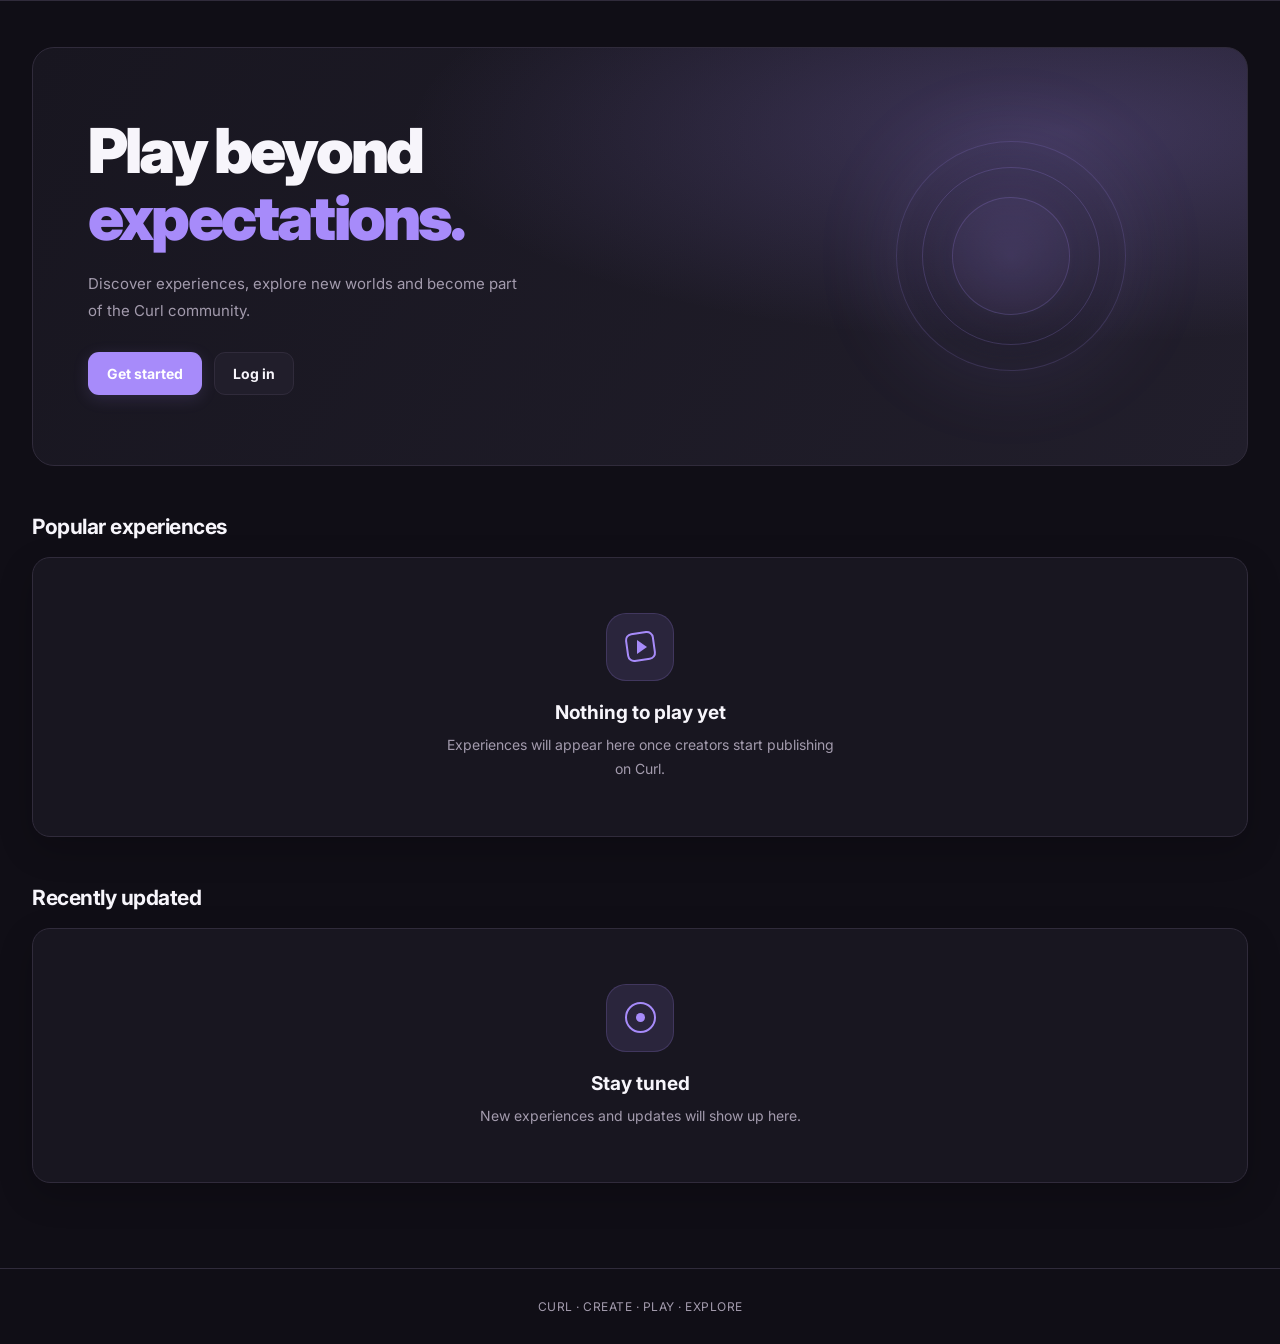
<file: index.html>
<!DOCTYPE html>
<html lang="en">
<head>
  <meta charset="UTF-8">
  <meta name="viewport" content="width=device-width, initial-scale=1.0">
  <meta name="theme-color" content="#100e16">
  <meta name="description" content="Discover experiences on Curl.">

  <title>Home — Curl</title>

  <script src="/assets/js/theme.js"></script>
  <link rel="stylesheet" href="/assets/css/global.css">

  <style>
    .hero {
      position: relative;
      overflow: hidden;
      padding: 70px 55px;
      border-radius: 22px;
      border: 1px solid var(--border);
      background:
        radial-gradient(ellipse at 85% 20%, rgba(167,139,250,.24), transparent 45%),
        linear-gradient(120deg, var(--surface), var(--surface-2));
    }

    .hero-content {
      position: relative;
      z-index: 1;
      max-width: 600px;
    }

    .hero h1 {
      font-size: clamp(40px, 6vw, 62px);
      line-height: 1.08;
      letter-spacing: -2.8px;
      margin: 0 0 18px;
      font-weight: 900;
    }

    .hero h1 span {
      color: var(--accent);
    }

    .hero p {
      max-width: 440px;
      color: var(--muted);
      line-height: 1.8;
      font-size: 15px;
    }

    .hero-actions {
      display: flex;
      gap: 12px;
      margin-top: 28px;
      flex-wrap: wrap;
    }

    .hero-decoration {
      position: absolute;
      right: 10%;
      top: 50%;
      transform: translateY(-50%);
      width: 230px;
      height: 230px;
      border-radius: 50%;
      border: 1px solid rgba(167,139,250,.2);
      background:
        radial-gradient(circle, rgba(167,139,250,.13), transparent 68%);
      box-shadow:
        0 0 90px rgba(167,139,250,.12),
        inset 0 0 60px rgba(167,139,250,.08);
      pointer-events: none;
    }

    .hero-decoration::before,
    .hero-decoration::after {
      content: "";
      position: absolute;
      border: 1px solid rgba(167,139,250,.2);
      border-radius: 50%;
    }

    .hero-decoration::before {
      inset: 25px;
    }

    .hero-decoration::after {
      inset: 55px;
      background: rgba(167,139,250,.04);
    }

    .section {
      margin-top: 48px;
    }

    .section-heading {
      display: flex;
      align-items: center;
      justify-content: space-between;
      margin-bottom: 18px;
    }

    .section-heading h2 {
      font-size: 21px;
      letter-spacing: -.5px;
      margin: 0;
    }

    .empty-state {
      text-align: center;
      padding: 55px 20px;
    }

    .empty-icon {
      width: 68px;
      height: 68px;
      border-radius: 20px;
      margin: 0 auto 20px;
      display: grid;
      place-items: center;
      position: relative;
      background: var(--accent-soft);
      border: 1px solid rgba(167,139,250,.18);
    }

    .empty-icon.experience::before {
      content: "";
      width: 25px;
      height: 25px;
      border: 2px solid var(--accent);
      border-radius: 7px;
      transform: rotate(-8deg);
      position: absolute;
    }

    .empty-icon.experience::after {
      content: "";
      position: absolute;
      width: 0;
      height: 0;
      border-top: 7px solid transparent;
      border-bottom: 7px solid transparent;
      border-left: 10px solid var(--accent);
      margin-left: 3px;
    }

    .empty-icon.updates::before {
      content: "";
      width: 27px;
      height: 27px;
      border: 2px solid var(--accent);
      border-radius: 50%;
      position: absolute;
    }

    .empty-icon.updates::after {
      content: "";
      width: 9px;
      height: 9px;
      border-radius: 50%;
      background: var(--accent);
      position: absolute;
    }

    .empty-state h3 {
      margin: 0 0 9px;
      font-size: 19px;
    }

    .empty-state p {
      color: var(--muted);
      margin: 0 auto;
      max-width: 400px;
      line-height: 1.7;
    }

    @media (max-width: 650px) {
      .hero {
        padding: 42px 25px;
      }

      .hero-decoration {
        right: -110px;
        opacity: .2;
      }

      .hero h1 {
        letter-spacing: -1.8px;
      }

      .section {
        margin-top: 36px;
      }
    }
  </style>
</head>

<body>
  <header id="navbar"></header>

  <main class="container page">
    <section class="hero">
      <div class="hero-content">
        <h1>
          Play beyond<br>
          <span>expectations.</span>
        </h1>

        <p>
          Discover experiences, explore new worlds
          and become part of the Curl community.
        </p>

        <div class="hero-actions" id="hero-actions">
          <a href="/register/" class="btn btn-primary">
            Get started
          </a>

          <a href="/login/" class="btn btn-secondary">
            Log in
          </a>
        </div>
      </div>

      <div class="hero-decoration" aria-hidden="true"></div>
    </section>

    <section class="section">
      <div class="section-heading">
        <h2>Popular experiences</h2>
      </div>

      <div class="card empty-state">
        <div class="empty-icon experience" aria-hidden="true"></div>

        <h3>Nothing to play yet</h3>

        <p>
          Experiences will appear here once creators
          start publishing on Curl.
        </p>
      </div>
    </section>

    <section class="section">
      <div class="section-heading">
        <h2>Recently updated</h2>
      </div>

      <div class="card empty-state">
        <div class="empty-icon updates" aria-hidden="true"></div>

        <h3>Stay tuned</h3>

        <p>
          New experiences and updates will show up here.
        </p>
      </div>
    </section>
  </main>

  <footer>
    CURL · CREATE · PLAY · EXPLORE
  </footer>

  <script type="module" src="/assets/js/navbar.js"></script>
  <script type="module" src="/assets/js/home.js"></script>
</body>
</html>
</file>
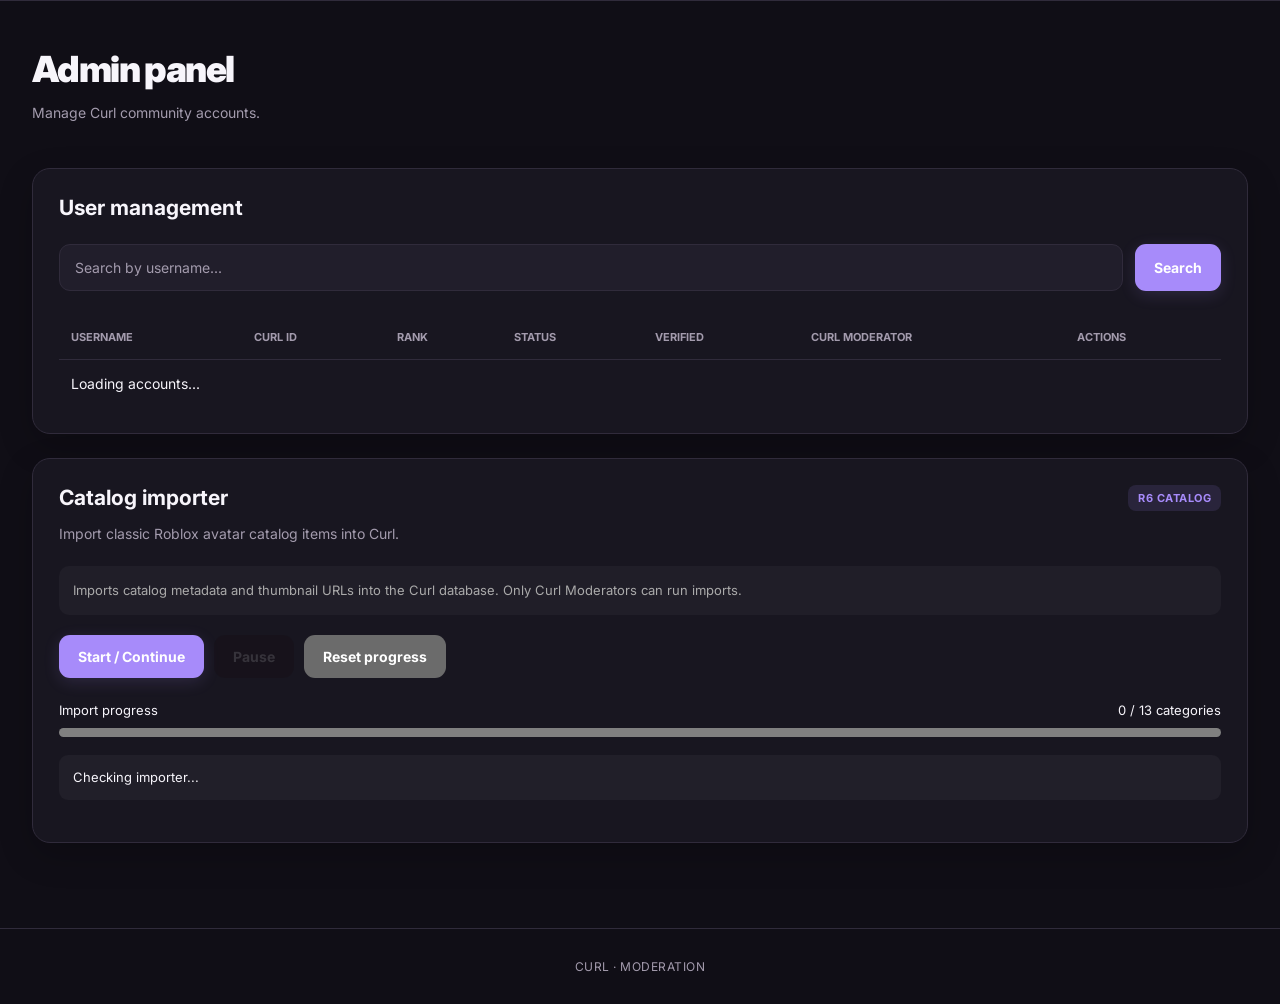
<file: admin/index.html>
<!DOCTYPE html>
<html lang="en">
<head>
  <meta charset="UTF-8">
  <meta name="viewport" content="width=device-width, initial-scale=1.0">
  <title>Admin Panel — Curl</title>

  <script src="/assets/js/theme.js"></script>
  <link rel="stylesheet" href="/assets/css/global.css">
  <link rel="stylesheet" href="/assets/css/admin.css">
</head>
<body>

<header id="navbar"></header>

<main class="container page">

  <h1 class="page-title">Admin panel</h1>

  <p class="page-subtitle">
    Manage Curl community accounts.
  </p>

  <!-- USER MANAGEMENT -->

  <section class="section card card-padding">

    <h2 class="admin-heading">User management</h2>

    <div id="admin-message"></div>

    <div class="admin-toolbar">
      <input
        id="user-search"
        class="form-input"
        type="search"
        placeholder="Search by username..."
      >

      <button id="search-button" class="btn btn-primary">
        Search
      </button>
    </div>

    <div class="admin-table-wrap">
      <table class="admin-table">
        <thead>
          <tr>
            <th>Username</th>
            <th>Curl ID</th>
            <th>Rank</th>
            <th>Status</th>
            <th>Verified</th>
            <th>Curl Moderator</th>
            <th>Actions</th>
          </tr>
        </thead>

        <tbody id="user-list">
          <tr>
            <td colspan="7">Loading accounts...</td>
          </tr>
        </tbody>
      </table>
    </div>

  </section>

  <!-- CATALOG IMPORTER -->

  <section class="section card card-padding catalog-importer">

    <div class="catalog-importer-header">
      <div>
        <h2 class="admin-heading">Catalog importer</h2>

        <p class="page-subtitle">
          Import classic Roblox avatar catalog items into Curl.
        </p>
      </div>

      <span class="importer-tag">R6 CATALOG</span>
    </div>

    <div class="importer-description">
      Imports catalog metadata and thumbnail URLs into the
      Curl database. Only Curl Moderators can run imports.
    </div>

    <div class="importer-controls">

      <button
        id="start-import"
        class="btn btn-primary"
        type="button"
      >
        Start / Continue
      </button>

      <button
        id="pause-import"
        class="btn"
        type="button"
        disabled
      >
        Pause
      </button>

      <button
        id="reset-import"
        class="btn"
        type="button"
      >
        Reset progress
      </button>

    </div>

    <div class="importer-progress-area">

      <div class="importer-progress-heading">
        <span>Import progress</span>
        <span id="import-progress-label">0 / 13 categories</span>
      </div>

      <progress
        id="import-progress"
        value="0"
        max="13"
      ></progress>

    </div>

    <div
      id="import-status"
      class="import-status"
      role="status"
      aria-live="polite"
    >
      Checking importer...
    </div>

    <div id="import-summary" class="import-summary"></div>

    <div
      id="import-results"
      class="import-results"
      aria-live="polite"
    ></div>

  </section>

</main>

<footer>CURL · MODERATION</footer>

<script type="module" src="/assets/js/navbar.js"></script>
<script type="module" src="/assets/js/admin.js"></script>
<script type="module" src="/assets/js/catalog-importer.js"></script>

</body>
</html>
</file>
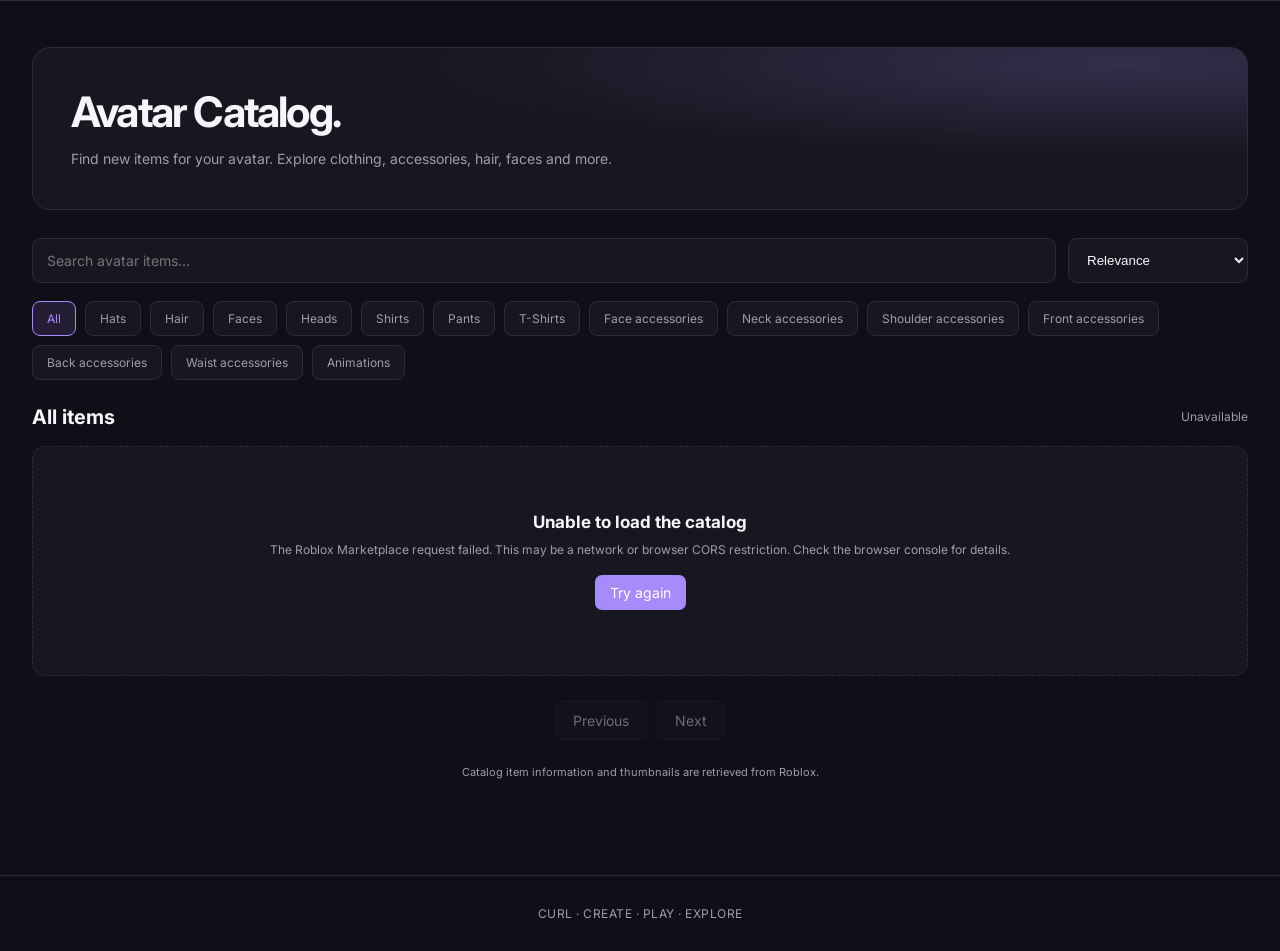
<file: catalog/index.html>
<!DOCTYPE html>
<html lang="en">
<head>
  <meta charset="UTF-8">
  <meta name="viewport" content="width=device-width, initial-scale=1.0">
  <meta name="theme-color" content="#100e16">
  <meta name="description" content="Browse avatar items on Curl.">
  <title>Catalog — Curl</title>

  <script src="/assets/js/theme.js"></script>
  <link rel="stylesheet" href="/assets/css/global.css">

  <style>
    .catalog-hero {
      padding: 38px;
      border: 1px solid var(--border);
      border-radius: 18px;
      background:
        radial-gradient(ellipse at 90% 10%, rgba(167,139,250,.2), transparent 45%),
        var(--surface);
      margin-bottom: 28px;
    }

    .catalog-hero h1 {
      font-size: clamp(30px, 5vw, 42px);
      letter-spacing: -1.8px;
      margin: 0 0 10px;
    }

    .catalog-hero p {
      color: var(--muted);
      margin: 0;
      line-height: 1.7;
    }

    .catalog-toolbar {
      display: flex;
      gap: 12px;
      flex-wrap: wrap;
      margin-bottom: 18px;
    }

    .catalog-search {
      flex: 1;
      min-width: 220px;
    }

    .catalog-search input,
    .catalog-sort {
      width: 100%;
      height: 45px;
      padding: 0 14px;
      border-radius: 9px;
      border: 1px solid var(--border);
      background: var(--surface);
      color: var(--text);
      outline: none;
    }

    .catalog-search input:focus,
    .catalog-sort:focus {
      border-color: var(--accent);
    }

    .catalog-sort {
      width: 180px;
    }

    .category-list {
      display: flex;
      gap: 9px;
      flex-wrap: wrap;
      margin-bottom: 25px;
    }

    .category-button {
      padding: 9px 14px;
      border: 1px solid var(--border);
      border-radius: 8px;
      background: var(--surface);
      color: var(--muted);
      cursor: pointer;
      font: inherit;
      font-size: 12px;
      transition: .2s;
    }

    .category-button:hover,
    .category-button.active {
      color: var(--accent);
      border-color: var(--accent);
      background: var(--accent-soft);
    }

    .catalog-heading {
      display: flex;
      justify-content: space-between;
      align-items: center;
      gap: 15px;
      margin-bottom: 17px;
    }

    .catalog-heading h2 {
      font-size: 20px;
      margin: 0;
    }

    .result-count {
      color: var(--muted);
      font-size: 12px;
    }

    .item-grid {
      display: grid;
      grid-template-columns: repeat(auto-fill, minmax(190px, 1fr));
      gap: 17px;
    }

    .item-card {
      min-width: 0;
      overflow: hidden;
      border: 1px solid var(--border);
      border-radius: 12px;
      background: var(--surface);
      transition: transform .2s, border-color .2s;
    }

    .item-card:hover {
      transform: translateY(-3px);
      border-color: var(--accent);
    }

    .item-thumbnail {
      height: 190px;
      display: grid;
      place-items: center;
      position: relative;
      background: var(--surface-2);
      border-bottom: 1px solid var(--border);
    }

    .item-thumbnail img {
      width: 100%;
      height: 100%;
      object-fit: contain;
      padding: 12px;
    }

    .item-placeholder {
      color: var(--muted);
      font-size: 12px;
    }

    .item-info {
      padding: 13px;
    }

    .item-info h3 {
      font-size: 13px;
      margin: 0 0 7px;
      overflow: hidden;
      white-space: nowrap;
      text-overflow: ellipsis;
    }

    .item-creator {
      color: var(--muted);
      font-size: 11px;
      margin-bottom: 12px;
    }

    .item-meta {
      display: flex;
      justify-content: space-between;
      align-items: center;
      gap: 8px;
    }

    .item-price {
      font-size: 12px;
      font-weight: 700;
    }

    .item-type {
      color: var(--accent);
      background: var(--accent-soft);
      padding: 5px 7px;
      border-radius: 5px;
      font-size: 10px;
    }

    .item-actions {
      display: flex;
      gap: 7px;
      margin-top: 13px;
    }

    .item-actions button,
    .item-actions a {
      flex: 1;
      min-width: 0;
      text-align: center;
      padding: 9px 5px;
      border-radius: 7px;
      font-size: 11px;
      font-weight: 600;
      text-decoration: none;
      cursor: pointer;
    }

    .select-item {
      color: white;
      background: var(--accent);
      border: 1px solid var(--accent);
    }

    .open-item {
      color: var(--text);
      background: var(--surface-2);
      border: 1px solid var(--border);
    }

    .catalog-state {
      grid-column: 1 / -1;
      padding: 65px 20px;
      text-align: center;
      border: 1px dashed var(--border);
      border-radius: 13px;
      background: var(--surface);
    }

    .catalog-state h3 {
      margin: 0 0 8px;
      font-size: 17px;
    }

    .catalog-state p {
      color: var(--muted);
      font-size: 12px;
      line-height: 1.7;
      margin: 0;
    }

    .catalog-state button {
      margin-top: 15px;
      padding: 9px 15px;
      border-radius: 7px;
      background: var(--accent);
      color: white;
      border: 0;
      cursor: pointer;
    }

    .pagination {
      display: flex;
      justify-content: center;
      gap: 10px;
      margin-top: 25px;
    }

    .pagination button {
      padding: 10px 17px;
      background: var(--surface);
      color: var(--text);
      border: 1px solid var(--border);
      border-radius: 8px;
      cursor: pointer;
    }

    .pagination button:disabled {
      opacity: .4;
      cursor: not-allowed;
    }

    .catalog-note {
      color: var(--muted);
      font-size: 11px;
      margin-top: 25px;
      text-align: center;
    }

    @media (max-width: 600px) {
      .catalog-hero { padding: 27px 22px; }
      .catalog-sort { width: 100%; }
      .item-grid { grid-template-columns: repeat(2, minmax(0, 1fr)); }
      .item-thumbnail { height: 155px; }
    }
  </style>
</head>

<body>

<header id="navbar"></header>

<main class="container page">

  <section class="catalog-hero">
    <h1>Avatar Catalog.</h1>
    <p>
      Find new items for your avatar.
      Explore clothing, accessories, hair, faces and more.
    </p>
  </section>

  <section>

    <div class="catalog-toolbar">
      <div class="catalog-search">
        <input
          type="search"
          id="catalog-search"
          placeholder="Search avatar items..."
          aria-label="Search avatar items"
        >
      </div>

      <select id="catalog-sort" class="catalog-sort">
        <option value="0">Relevance</option>
        <option value="1">Most favorited</option>
        <option value="2">Best selling</option>
        <option value="4">Price: Low to high</option>
        <option value="5">Price: High to low</option>
      </select>
    </div>

    <div class="category-list" id="category-list">
      <button class="category-button active" data-category="all">All</button>
      <button class="category-button" data-category="9">Hats</button>
      <button class="category-button" data-category="20">Hair</button>
      <button class="category-button" data-category="10">Faces</button>
      <button class="category-button" data-category="15">Heads</button>
      <button class="category-button" data-category="56">Shirts</button>
      <button class="category-button" data-category="57">Pants</button>
      <button class="category-button" data-category="55">T-Shirts</button>
      <button class="category-button" data-category="21">Face accessories</button>
      <button class="category-button" data-category="22">Neck accessories</button>
      <button class="category-button" data-category="23">Shoulder accessories</button>
      <button class="category-button" data-category="24">Front accessories</button>
      <button class="category-button" data-category="25">Back accessories</button>
      <button class="category-button" data-category="26">Waist accessories</button>
      <button class="category-button" data-category="27">Animations</button>
    </div>

    <div class="catalog-heading">
      <h2 id="catalog-title">All items</h2>
      <span class="result-count" id="result-count">Loading...</span>
    </div>

    <div class="item-grid" id="item-grid">
      <div class="catalog-state">
        <h3>Loading catalog</h3>
        <p>Fetching items from the Roblox Marketplace...</p>
      </div>
    </div>

    <div class="pagination">
      <button id="previous-page" disabled>Previous</button>
      <button id="next-page" disabled>Next</button>
    </div>

    <p class="catalog-note">
      Catalog item information and thumbnails are retrieved from Roblox.
    </p>

  </section>

</main>

<footer>
  CURL · CREATE · PLAY · EXPLORE
</footer>

<script type="module" src="/assets/js/navbar.js"></script>

<script>
  const API = "https://catalog.roblox.com/v1/search/items/details";
  const THUMBNAILS = "https://thumbnails.roblox.com/v1/assets";

  const grid = document.getElementById("item-grid");
  const search = document.getElementById("catalog-search");
  const sort = document.getElementById("catalog-sort");
  const count = document.getElementById("result-count");
  const title = document.getElementById("catalog-title");

  const previousButton = document.getElementById("previous-page");
  const nextButton = document.getElementById("next-page");

  const categoryButtons = document.querySelectorAll(".category-button");

  const categoryNames = {
    all: "All items",
    9: "Hats",
    20: "Hair",
    10: "Faces",
    15: "Heads",
    56: "Classic shirts",
    57: "Classic pants",
    55: "T-shirts",
    21: "Face accessories",
    22: "Neck accessories",
    23: "Shoulder accessories",
    24: "Front accessories",
    25: "Back accessories",
    26: "Waist accessories",
    27: "Animations"
  };

  let activeCategory = "all";
  let nextCursor = null;
  let previousCursors = [];
  let currentRequest = 0;

  function showState(heading, message, retry = false) {
    grid.replaceChildren();

    const state = document.createElement("div");
    state.className = "catalog-state";

    const h3 = document.createElement("h3");
    h3.textContent = heading;

    const p = document.createElement("p");
    p.textContent = message;

    state.append(h3, p);

    if (retry) {
      const button = document.createElement("button");
      button.textContent = "Try again";
      button.addEventListener("click", loadCatalog);
      state.appendChild(button);
    }

    grid.appendChild(state);
  }

  function createItemCard(item, thumbnail) {
    const card = document.createElement("article");
    card.className = "item-card";

    const imageArea = document.createElement("div");
    imageArea.className = "item-thumbnail";

    if (thumbnail) {
      const image = document.createElement("img");
      image.src = thumbnail;
      image.alt = item.name;
      image.loading = "lazy";

      image.onerror = () => {
        image.remove();
        const fallback = document.createElement("span");
        fallback.className = "item-placeholder";
        fallback.textContent = "Preview unavailable";
        imageArea.appendChild(fallback);
      };

      imageArea.appendChild(image);
    } else {
      const fallback = document.createElement("span");
      fallback.className = "item-placeholder";
      fallback.textContent = "Preview unavailable";
      imageArea.appendChild(fallback);
    }

    const info = document.createElement("div");
    info.className = "item-info";

    const heading = document.createElement("h3");
    heading.textContent = item.name;

    const creator = document.createElement("div");
    creator.className = "item-creator";
    creator.textContent = "By " + (item.creatorName || "Unknown creator");

    const meta = document.createElement("div");
    meta.className = "item-meta";

    const price = document.createElement("span");
    price.className = "item-price";

    if (item.priceStatus === "Free" || item.price === 0) {
      price.textContent = "Free";
    } else if (typeof item.price === "number") {
      price.textContent = item.price.toLocaleString() + " R$";
    } else {
      price.textContent = item.priceStatus === "OffSale"
        ? "Off sale"
        : "Price unavailable";
    }

    const type = document.createElement("span");
    type.className = "item-type";
    type.textContent = item.itemType || "Asset";

    meta.append(price, type);

    const actions = document.createElement("div");
    actions.className = "item-actions";

    const selectButton = document.createElement("button");
    selectButton.className = "select-item";
    selectButton.textContent = "Select";

    selectButton.addEventListener("click", () => {
      const selected = {
        id: item.id,
        name: item.name,
        assetType: item.assetType,
        itemType: item.itemType
      };

      try {
        localStorage.setItem(
          "curl-selected-avatar-item",
          JSON.stringify(selected)
        );

        selectButton.textContent = "Selected";
        selectButton.disabled = true;

      } catch {
        alert("Unable to save this selection in your browser.");
      }
    });

    const openButton = document.createElement("a");
    openButton.className = "open-item";
    openButton.textContent = "View";
    openButton.href =
      "https://www.roblox.com/catalog/" +
      encodeURIComponent(item.id);

    openButton.target = "_blank";
    openButton.rel = "noopener noreferrer";

    actions.append(selectButton, openButton);

    info.append(heading, creator, meta, actions);
    card.append(imageArea, info);

    return card;
  }

  async function loadThumbnails(items) {
    const ids = items
      .filter(item => item.itemType === "Asset")
      .map(item => item.id);

    if (!ids.length) return {};

    const params = new URLSearchParams({
      assetIds: ids.join(","),
      size: "150x150",
      format: "Png",
      isCircular: "false"
    });

    const response = await fetch(`${THUMBNAILS}?${params}`);

    if (!response.ok) {
      throw new Error("Unable to retrieve item thumbnails.");
    }

    const result = await response.json();
    const map = {};

    for (const thumbnail of result.data || []) {
      if (thumbnail.state === "Completed" && thumbnail.imageUrl) {
        map[thumbnail.targetId] = thumbnail.imageUrl;
      }
    }

    return map;
  }

  async function loadCatalog(cursor = null) {
    const requestId = ++currentRequest;

    showState("Loading catalog", "Fetching avatar items...");

    nextButton.disabled = true;
    previousButton.disabled = previousCursors.length === 0;

    const params = new URLSearchParams({
      Category: "1",
      Limit: "30",
      SortType: sort.value,
      SortAggregation: "5"
    });

    const keyword = search.value.trim();

    if (keyword) {
      params.set("Keyword", keyword);
    }

    if (activeCategory !== "all") {
      params.set("Subcategory", activeCategory);
    }

    if (cursor) {
      params.set("Cursor", cursor);
    }

    try {
      const response = await fetch(`${API}?${params}`);

      if (!response.ok) {
        throw new Error("Roblox returned HTTP " + response.status);
      }

      const result = await response.json();

      if (requestId !== currentRequest) return;

      const items = result.data || [];

      nextCursor = result.nextPageCursor || null;

      count.textContent = items.length + " items";
      title.textContent = categoryNames[activeCategory] || "All items";

      previousButton.disabled = previousCursors.length === 0;
      nextButton.disabled = !nextCursor;

      if (!items.length) {
        showState(
          "No items found",
          keyword
            ? "Try another search or select a different category."
            : "There are no items available in this category."
        );
        return;
      }

      grid.replaceChildren();

      const thumbnails = await loadThumbnails(items);

      if (requestId !== currentRequest) return;

      for (const item of items) {
        grid.appendChild(
          createItemCard(item, thumbnails[item.id])
        );
      }

    } catch (error) {
      if (requestId !== currentRequest) return;

      console.error("Curl catalog:", error);

      showState(
        "Unable to load the catalog",
        "The Roblox Marketplace request failed. This may be a network or browser CORS restriction. Check the browser console for details.",
        true
      );

      count.textContent = "Unavailable";
    }
  }

  function resetPagination() {
    previousCursors = [];
    nextCursor = null;
  }

  let searchTimeout;

  search.addEventListener("input", () => {
    clearTimeout(searchTimeout);

    searchTimeout = setTimeout(() => {
      resetPagination();
      loadCatalog();
    }, 450);
  });

  sort.addEventListener("change", () => {
    resetPagination();
    loadCatalog();
  });

  categoryButtons.forEach(button => {
    button.addEventListener("click", () => {
      categoryButtons.forEach(item => {
        item.classList.remove("active");
      });

      button.classList.add("active");
      activeCategory = button.dataset.category;

      resetPagination();
      loadCatalog();
    });
  });

  nextButton.addEventListener("click", () => {
    if (!nextCursor) return;

    previousCursors.push(nextCursor);
    loadCatalog(nextCursor);
  });

  previousButton.addEventListener("click", () => {
    if (!previousCursors.length) return;

    previousCursors.pop();

    const cursor = previousCursors.length
      ? previousCursors[previousCursors.length - 1]
      : null;

    loadCatalog(cursor);
  });

  loadCatalog();
</script>

</body>
</html>
</file>
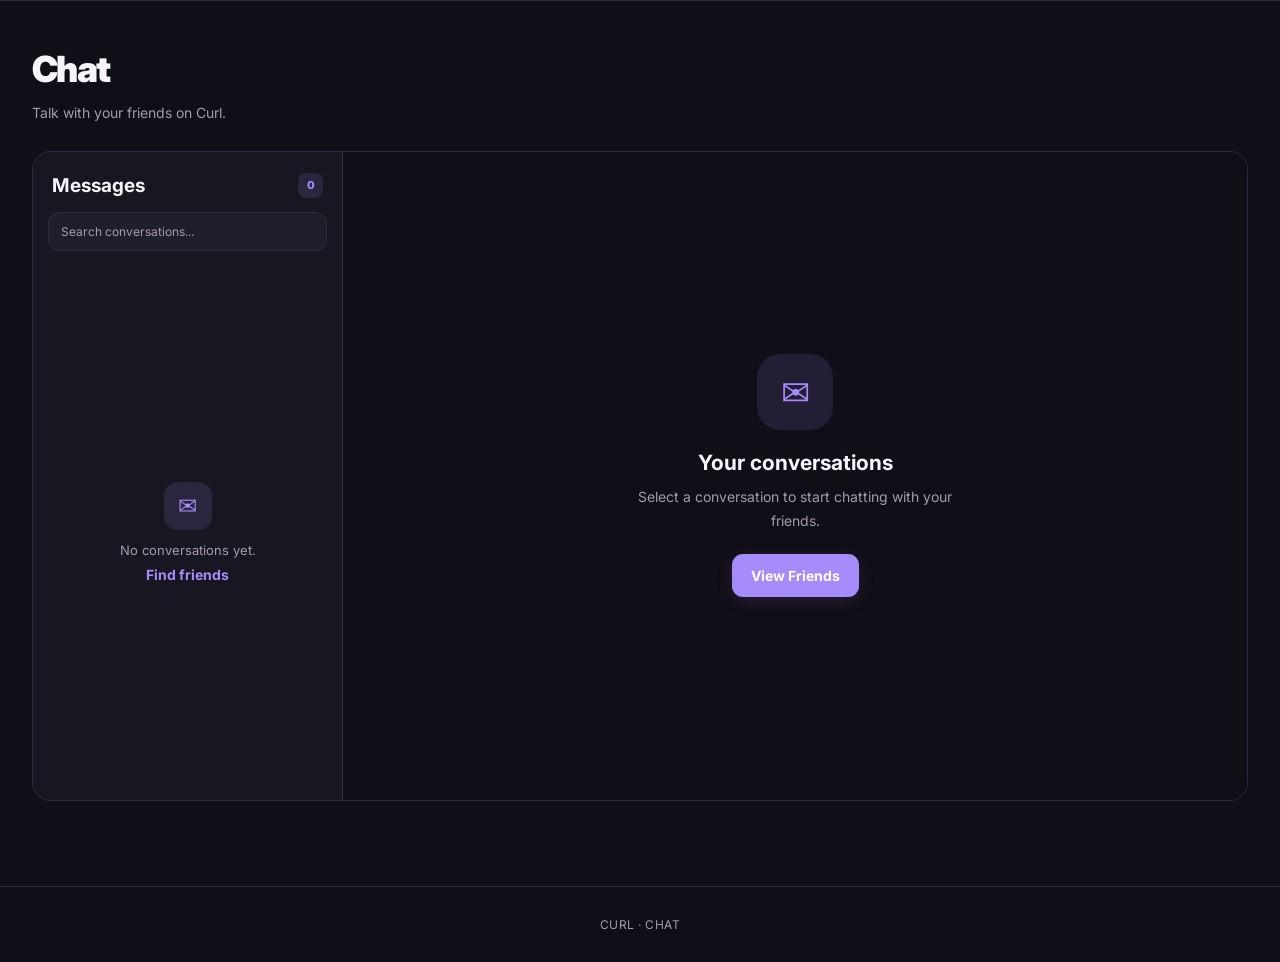
<file: chat/index.html>
<!DOCTYPE html>
<html lang="en">
<head>
  <meta charset="UTF-8">
  <meta name="viewport" content="width=device-width, initial-scale=1.0">
  <title>Chat — Curl</title>

  <script src="/assets/js/theme.js"></script>
  <link rel="stylesheet" href="/assets/css/global.css">
  <link rel="stylesheet" href="/assets/css/chat.css">
</head>
<body>
  <header id="navbar"></header>

  <main class="container page chat-page">
    <div class="chat-heading">
      <div>
        <h1 class="page-title">Chat</h1>
        <p class="page-subtitle">
          Talk with your friends on Curl.
        </p>
      </div>
    </div>

    <section class="chat-layout card">
      <aside class="chat-sidebar" id="chat-sidebar">
        <div class="chat-sidebar-header">
          <h2>Messages</h2>
          <span id="conversation-count">0</span>
        </div>

        <div class="chat-search">
          <input
            id="chat-search"
            class="form-input"
            type="search"
            placeholder="Search conversations..."
            autocomplete="off"
          >
        </div>

        <div id="conversation-list" class="conversation-list">
          <div class="conversation-empty">
            <div class="conversation-empty-icon">✉</div>
            <p>No conversations yet.</p>
            <a href="/friends/">Find friends</a>
          </div>
        </div>
      </aside>

      <section class="chat-main" id="chat-main">
        <div id="chat-placeholder" class="chat-placeholder">
          <div class="chat-placeholder-icon">✉</div>
          <h2>Your conversations</h2>
          <p>
            Select a conversation to start chatting with your friends.
          </p>
          <a href="/friends/" class="btn btn-primary">
            View Friends
          </a>
        </div>

        <div id="chat-conversation" class="chat-conversation" hidden>
          <header class="conversation-header">
            <button id="back-to-conversations"
              class="chat-back" type="button"
              aria-label="Back to conversations">
              ←
            </button>

            <div id="active-avatar" class="active-avatar"></div>

            <div class="active-user-info">
              <h2 id="active-name">Username</h2>
              <span id="active-username">@username</span>
            </div>
          </header>

          <div id="message-list" class="message-list">
            <div class="message-empty">
              Your conversation will appear here.
            </div>
          </div>

          <form id="message-form" class="message-composer">
            <input
              id="message-input"
              class="form-input"
              type="text"
              placeholder="Write a message..."
              maxlength="2000"
              autocomplete="off"
              disabled
            >

            <button class="send-message" type="submit" disabled
              aria-label="Send message">
              <span>↑</span>
            </button>
          </form>
        </div>
      </section>
    </section>
  </main>

  <footer>CURL · CHAT</footer>

  <script type="module" src="/assets/js/navbar.js"></script>
  <script type="module" src="/assets/js/chat.js"></script>
</body>
</html>
</file>
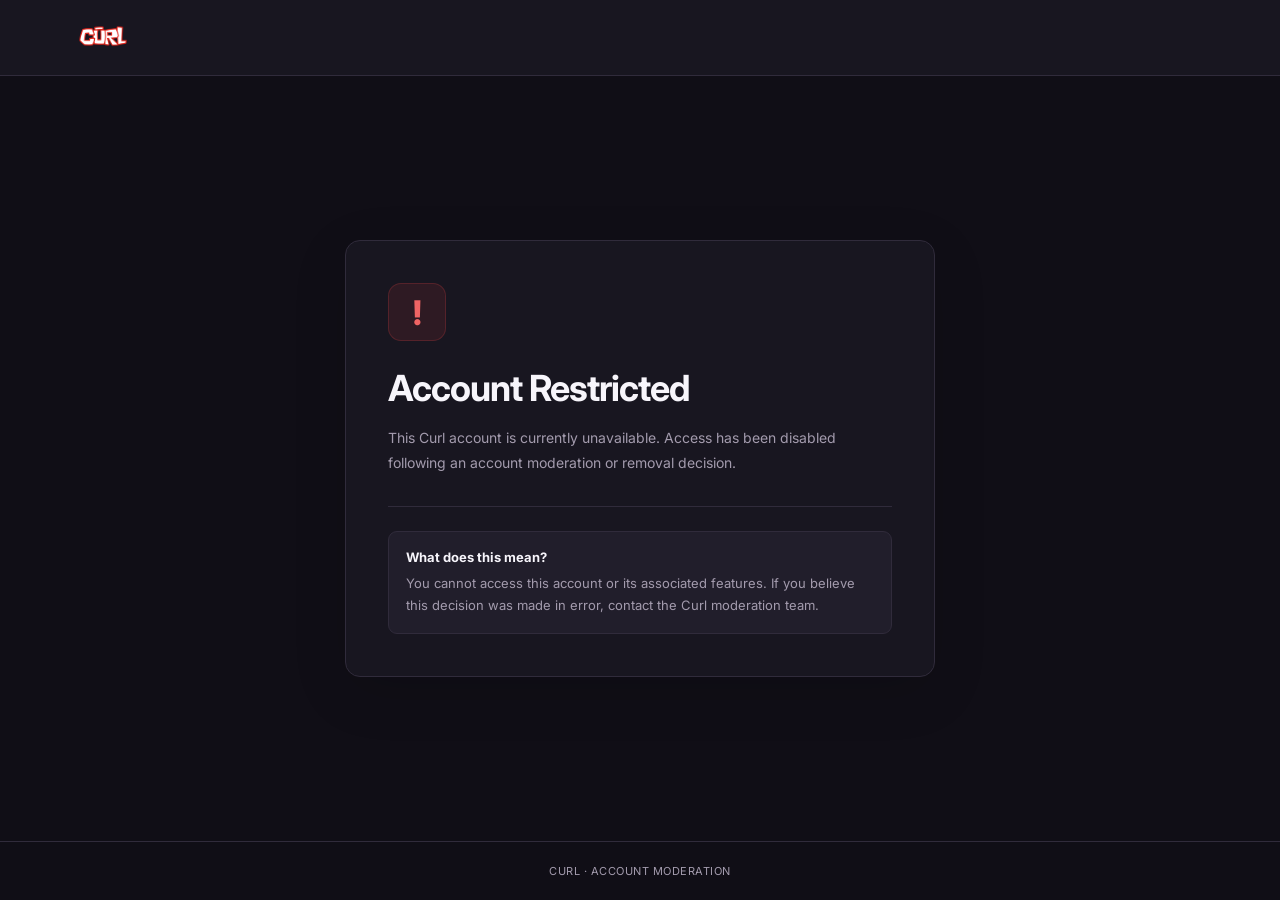
<file: declined/index.html>
<!DOCTYPE html>
<html lang="en">
<head>
  <meta charset="UTF-8">
  <meta name="viewport" content="width=device-width, initial-scale=1.0">
  <meta name="theme-color" content="#100e16">
  <title>Account Restricted — Curl</title>

  <script src="/assets/js/theme.js"></script>
  <link rel="stylesheet" href="/assets/css/global.css">

  <style>
    * {
      box-sizing: border-box;
    }

    body {
      min-height: 100vh;
      display: flex;
      flex-direction: column;
      margin: 0;
    }

    .denied-header {
      height: 76px;
      display: flex;
      align-items: center;
      padding: 0 6%;
      border-bottom: 1px solid var(--border);
      background: var(--surface);
    }

    .denied-header img {
      width: 52px;
      height: 52px;
      object-fit: contain;
    }

    .denied-main {
      flex: 1;
      display: grid;
      place-items: center;
      padding: 55px 20px;
    }

    .denied-card {
      width: 100%;
      max-width: 590px;
      padding: 42px;
      border-radius: 15px;
      background: var(--surface);
      border: 1px solid var(--border);
      box-shadow: 0 15px 55px rgba(0, 0, 0, .12);
    }

    .denied-symbol {
      width: 58px;
      height: 58px;
      display: grid;
      place-items: center;
      border-radius: 13px;
      background: rgba(239, 68, 68, .10);
      border: 1px solid rgba(239, 68, 68, .2);
      margin-bottom: 25px;
    }

    .denied-symbol::before {
      content: "!";
      color: #ef6464;
      font-size: 34px;
      font-weight: 800;
    }

    .denied-label {
      color: #ef6464;
      font-size: 11px;
      font-weight: 800;
      letter-spacing: 1.5px;
      text-transform: uppercase;
      margin-bottom: 12px;
    }

    .denied-card h1 {
      font-size: clamp(27px, 5vw, 36px);
      letter-spacing: -1px;
      margin: 0 0 15px;
    }

    .denied-description {
      color: var(--muted);
      font-size: 14px;
      line-height: 1.8;
      margin: 0;
    }

    .denied-divider {
      height: 1px;
      background: var(--border);
      margin: 30px 0 24px;
    }

    .denied-details {
      padding: 17px;
      border-radius: 9px;
      background: var(--surface-2);
      border: 1px solid var(--border);
    }

    .denied-details strong {
      display: block;
      font-size: 13px;
      margin-bottom: 7px;
    }

    .denied-details p {
      color: var(--muted);
      font-size: 13px;
      line-height: 1.7;
      margin: 0;
    }

    .denied-actions {
      display: flex;
      gap: 12px;
      flex-wrap: wrap;
      margin-top: 28px;
    }

    .denied-footer {
      padding: 22px;
      text-align: center;
      color: var(--muted);
      font-size: 11px;
      border-top: 1px solid var(--border);
    }

    @media (max-width: 550px) {
      .denied-card {
        padding: 28px 23px;
      }

      .denied-header {
        padding: 0 20px;
      }
    }
  </style>
</head>

<body>

  <header class="denied-header">
    <a href="/" aria-label="Curl homepage">
      <img src="/assets/images/logo.png" alt="Curl">
    </a>
  </header>

  <main class="denied-main">

    <section class="denied-card">

      <div class="denied-symbol" aria-hidden="true"></div>

      <h1 id="denied-title">Account Restricted</h1>

      <p class="denied-description" id="denied-description">
        This Curl account is currently unavailable.
        Access has been disabled following an account
        moderation or removal decision.
      </p>

      <div class="denied-divider"></div>

      <div class="denied-details">
        <strong>What does this mean?</strong>
        <p id="denied-details">
          You cannot access this account or its associated
          features. If you believe this decision was made
          in error, contact the Curl moderation team.
        </p>
      </div>
    </section>

  </main>

  <footer class="denied-footer">
    CURL · ACCOUNT MODERATION
  </footer>

  <script>
    const params = new URLSearchParams(location.search);
    const type = params.get("type");

    const title = document.getElementById("denied-title");
    const label = document.getElementById("denied-label");
    const description = document.getElementById("denied-description");
    const details = document.getElementById("denied-details");

    if (type === "deleted") {
      label.textContent = "Account removal";
      title.textContent = "Account Deleted";

      description.textContent =
        "This Curl account has been deleted and is no longer available.";

      details.textContent =
        "The account and its associated profile are no longer accessible.";
    }
  </script>

</body>
</html>
</file>
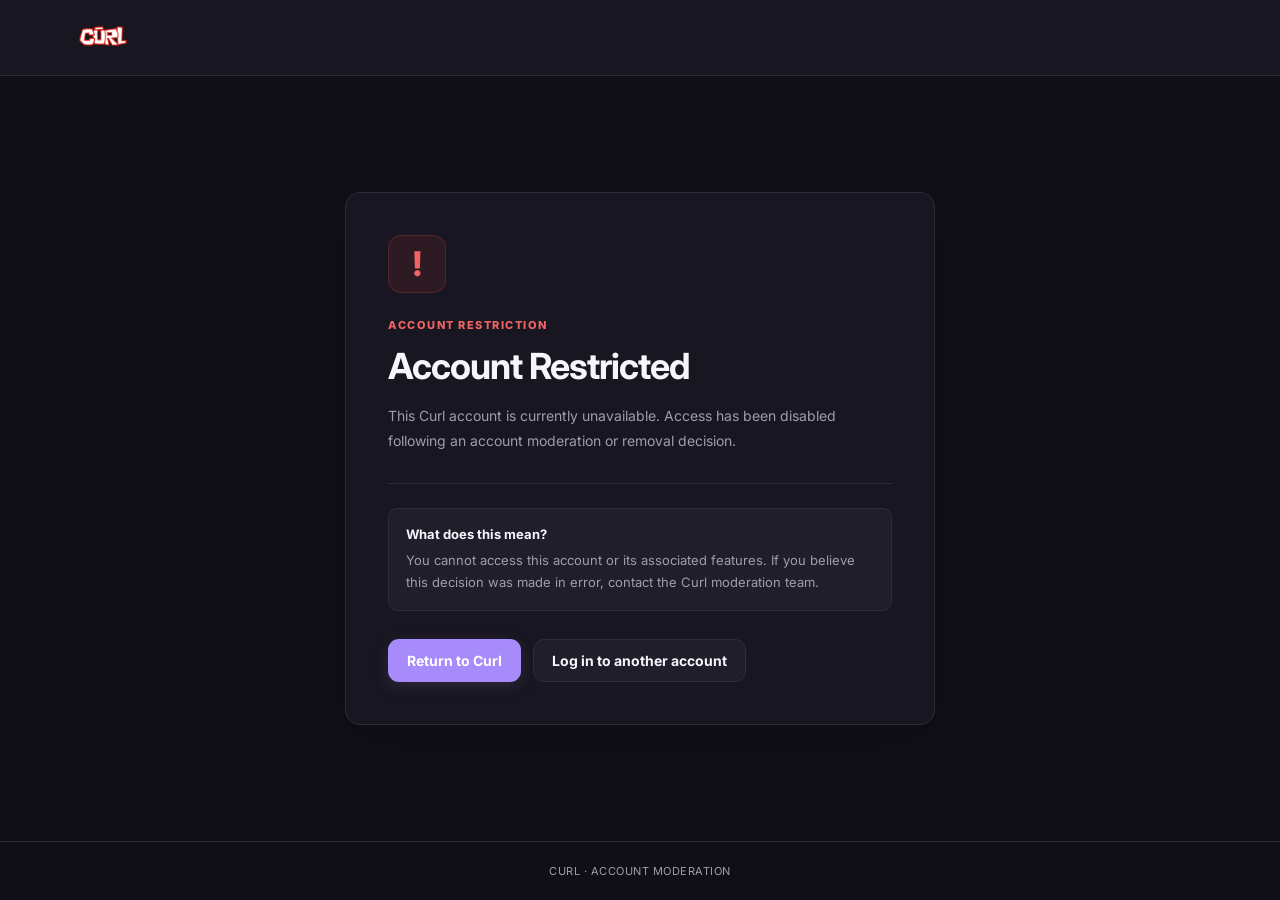
<file: denied/index.html>
<!DOCTYPE html>
<html lang="en">
<head>
  <meta charset="UTF-8">
  <meta name="viewport" content="width=device-width, initial-scale=1.0">
  <meta name="theme-color" content="#100e16">
  <title>Account Restricted — Curl</title>

  <script src="/assets/js/theme.js"></script>
  <link rel="stylesheet" href="/assets/css/global.css">

  <style>
    * {
      box-sizing: border-box;
    }

    body {
      min-height: 100vh;
      display: flex;
      flex-direction: column;
      margin: 0;
    }

    .denied-header {
      height: 76px;
      display: flex;
      align-items: center;
      padding: 0 6%;
      border-bottom: 1px solid var(--border);
      background: var(--surface);
    }

    .denied-header img {
      width: 52px;
      height: 52px;
      object-fit: contain;
    }

    .denied-main {
      flex: 1;
      display: grid;
      place-items: center;
      padding: 55px 20px;
    }

    .denied-card {
      width: 100%;
      max-width: 590px;
      padding: 42px;
      border-radius: 15px;
      background: var(--surface);
      border: 1px solid var(--border);
      box-shadow: 0 15px 55px rgba(0, 0, 0, .12);
    }

    .denied-symbol {
      width: 58px;
      height: 58px;
      display: grid;
      place-items: center;
      border-radius: 13px;
      background: rgba(239, 68, 68, .10);
      border: 1px solid rgba(239, 68, 68, .2);
      margin-bottom: 25px;
    }

    .denied-symbol::before {
      content: "!";
      color: #ef6464;
      font-size: 34px;
      font-weight: 800;
    }

    .denied-label {
      color: #ef6464;
      font-size: 11px;
      font-weight: 800;
      letter-spacing: 1.5px;
      text-transform: uppercase;
      margin-bottom: 12px;
    }

    .denied-card h1 {
      font-size: clamp(27px, 5vw, 36px);
      letter-spacing: -1px;
      margin: 0 0 15px;
    }

    .denied-description {
      color: var(--muted);
      font-size: 14px;
      line-height: 1.8;
      margin: 0;
    }

    .denied-divider {
      height: 1px;
      background: var(--border);
      margin: 30px 0 24px;
    }

    .denied-details {
      padding: 17px;
      border-radius: 9px;
      background: var(--surface-2);
      border: 1px solid var(--border);
    }

    .denied-details strong {
      display: block;
      font-size: 13px;
      margin-bottom: 7px;
    }

    .denied-details p {
      color: var(--muted);
      font-size: 13px;
      line-height: 1.7;
      margin: 0;
    }

    .denied-actions {
      display: flex;
      gap: 12px;
      flex-wrap: wrap;
      margin-top: 28px;
    }

    .denied-footer {
      padding: 22px;
      text-align: center;
      color: var(--muted);
      font-size: 11px;
      border-top: 1px solid var(--border);
    }

    @media (max-width: 550px) {
      .denied-card {
        padding: 28px 23px;
      }

      .denied-header {
        padding: 0 20px;
      }
    }
  </style>
</head>

<body>

  <header class="denied-header">
    <a href="/" aria-label="Curl homepage">
      <img src="/assets/images/logo.png" alt="Curl">
    </a>
  </header>

  <main class="denied-main">

    <section class="denied-card">

      <div class="denied-symbol" aria-hidden="true"></div>

      <div class="denied-label" id="denied-label">
        Account restriction
      </div>

      <h1 id="denied-title">Account Restricted</h1>

      <p class="denied-description" id="denied-description">
        This Curl account is currently unavailable.
        Access has been disabled following an account
        moderation or removal decision.
      </p>

      <div class="denied-divider"></div>

      <div class="denied-details">
        <strong>What does this mean?</strong>
        <p id="denied-details">
          You cannot access this account or its associated
          features. If you believe this decision was made
          in error, contact the Curl moderation team.
        </p>
      </div>

      <div class="denied-actions">
        <a href="/" class="btn btn-primary">
          Return to Curl
        </a>

        <a href="/login/" class="btn btn-secondary">
          Log in to another account
        </a>
      </div>

    </section>

  </main>

  <footer class="denied-footer">
    CURL · ACCOUNT MODERATION
  </footer>

  <script>
    const params = new URLSearchParams(location.search);
    const type = params.get("type");

    const title = document.getElementById("denied-title");
    const label = document.getElementById("denied-label");
    const description = document.getElementById("denied-description");
    const details = document.getElementById("denied-details");

    if (type === "deleted") {
      label.textContent = "Account removal";
      title.textContent = "Account Deleted";

      description.textContent =
        "This Curl account has been deleted and is no longer available.";

      details.textContent =
        "The account and its associated profile are no longer accessible.";
    }
  </script>

</body>
</html>
</file>
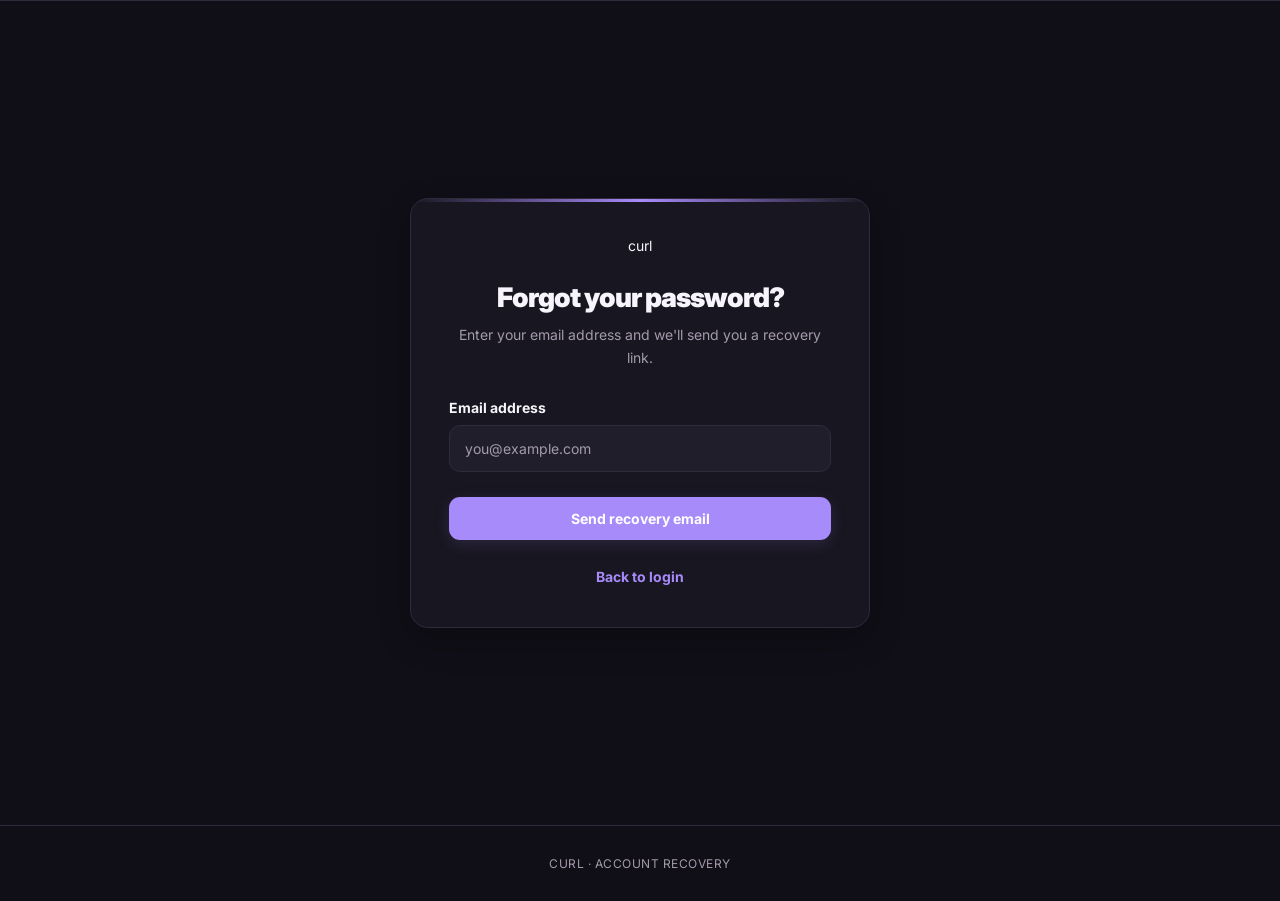
<file: forgot-password/index.html>
<!DOCTYPE html>
<html lang="en">
<head>
  <meta charset="UTF-8">
  <meta name="viewport" content="width=device-width, initial-scale=1.0">
  <title>Password recovery — Curl</title>

  <script src="/assets/js/theme.js"></script>
  <link rel="stylesheet" href="/assets/css/global.css">
  <link rel="stylesheet" href="/assets/css/auth.css">
</head>
<body>

<header id="navbar"></header>

<main class="auth-page">
  <div class="card auth-card">

    <div class="auth-logo">curl</div>

    <div id="recovery-request">
      <h1 class="auth-title">Forgot your password?</h1>

      <p class="auth-description">
        Enter your email address and we'll send you a recovery link.
      </p>

      <div id="auth-message"></div>

      <form id="forgot-form">
        <div class="form-group">
          <label for="email">Email address</label>

          <input
            class="form-input"
            id="email"
            type="email"
            placeholder="you@example.com"
            required
          >
        </div>

        <button class="btn btn-primary auth-submit">
          Send recovery email
        </button>
      </form>
    </div>

    <div id="recovery-update" hidden>
      <h1 class="auth-title">Choose a new password</h1>

      <p class="auth-description">
        Enter your new password below.
      </p>

      <div id="recovery-message"></div>

      <form id="reset-form">
        <div class="form-group">
          <label for="new-password">New password</label>

          <input
            class="form-input"
            id="new-password"
            type="password"
            minlength="8"
            required
          >
        </div>

        <button class="btn btn-primary auth-submit">
          Update password
        </button>
      </form>
    </div>

    <div class="auth-bottom">
      <a href="/login/">Back to login</a>
    </div>

  </div>
</main>

<footer>CURL · ACCOUNT RECOVERY</footer>

<script type="module" src="/assets/js/navbar.js"></script>
<script type="module" src="/assets/js/auth.js"></script>

</body>
</html>
</file>
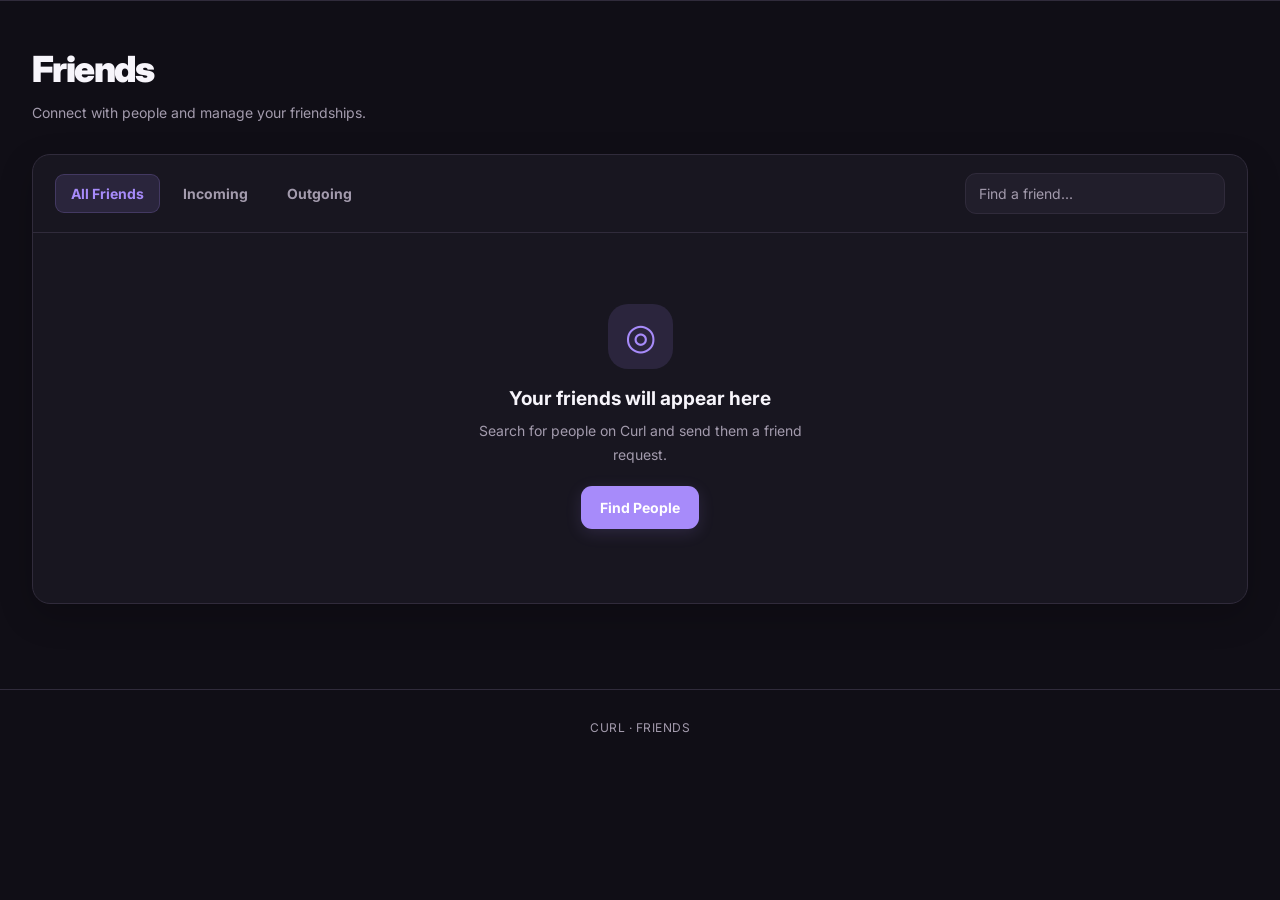
<file: friends/index.html>
<!DOCTYPE html>
<html lang="en">
<head>
  <meta charset="UTF-8">
  <meta name="viewport" content="width=device-width, initial-scale=1.0">
  <title>Friends — Curl</title>

  <script src="/assets/js/theme.js"></script>
  <link rel="stylesheet" href="/assets/css/global.css">
  <link rel="stylesheet" href="/assets/css/friends.css">
</head>
<body>
  <header id="navbar"></header>

  <main class="container page">
    <div class="friends-heading">
      <div>
        <h1 class="page-title">Friends</h1>
        <p class="page-subtitle">
          Connect with people and manage your friendships.
        </p>
      </div>
    </div>

    <section class="friends-panel card">
      <div class="friends-toolbar">
        <div class="friends-tabs" role="tablist" aria-label="Friend categories">
          <button class="friends-tab active" data-tab="friends"
            role="tab" aria-selected="true">All Friends</button>

          <button class="friends-tab" data-tab="incoming"
            role="tab" aria-selected="false">Incoming</button>

          <button class="friends-tab" data-tab="outgoing"
            role="tab" aria-selected="false">Outgoing</button>
        </div>

        <div class="friends-search">
          <input
            id="friends-search"
            class="form-input"
            type="search"
            placeholder="Find a friend..."
            autocomplete="off"
          >
        </div>
      </div>

      <div class="friends-content">
        <div id="friends-list" class="friends-list">
          <div class="friends-empty">
            <div class="empty-icon">◎</div>
            <h2>Your friends will appear here</h2>
            <p>Search for people on Curl and send them a friend request.</p>
            <a href="/search/" class="btn btn-primary">Find People</a>
          </div>
        </div>
      </div>
    </section>
  </main>

  <footer>CURL · FRIENDS</footer>

  <script type="module" src="/assets/js/navbar.js"></script>
  <script type="module" src="/assets/js/friends.js"></script>
</body>
</html>
</file>
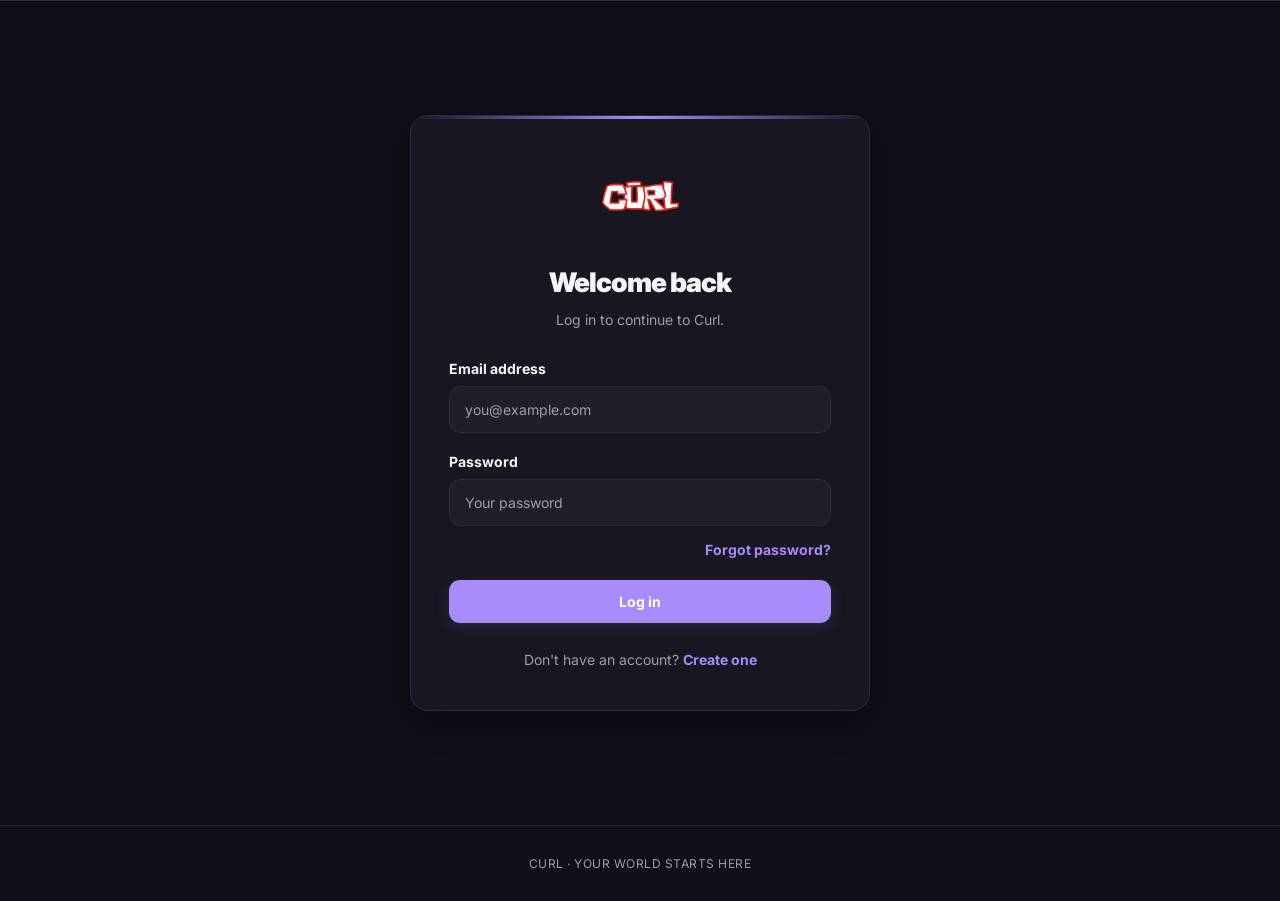
<file: login/index.html>
<!DOCTYPE html>
<html lang="en">
<head>
  <meta charset="UTF-8">
  <meta name="viewport" content="width=device-width, initial-scale=1.0">
  <title>Log in — Curl</title>

  <script src="/assets/js/theme.js"></script>
  <link rel="stylesheet" href="/assets/css/global.css">
  <link rel="stylesheet" href="/assets/css/auth.css">
</head>
<body>

<header id="navbar"></header>

<main class="auth-page">
  <div class="card auth-card">

<div class="auth-logo">
  <img src="/assets/images/logo.png" alt="Curl">
</div>

    <h1 class="auth-title">Welcome back</h1>

    <p class="auth-description">
      Log in to continue to Curl.
    </p>

    <div id="auth-message"></div>

    <form id="login-form">

      <div class="form-group">
        <label for="email">Email address</label>

        <input
          class="form-input"
          id="email"
          type="email"
          placeholder="you@example.com"
          required
          autocomplete="email"
        >
      </div>

      <div class="form-group">
        <label for="password">Password</label>

        <input
          class="form-input"
          id="password"
          type="password"
          placeholder="Your password"
          required
          autocomplete="current-password"
        >
      </div>

      <a href="/forgot-password/" class="auth-forgot">
        Forgot password?
      </a>

      <button class="btn btn-primary auth-submit" type="submit">
        Log in
      </button>

    </form>

    <div class="auth-bottom">
      Don't have an account?
      <a href="/register/">Create one</a>
    </div>

  </div>
</main>

<footer>CURL · YOUR WORLD STARTS HERE</footer>

<script type="module" src="/assets/js/navbar.js"></script>
<script type="module" src="/assets/js/auth.js"></script>

</body>
</html>
</file>
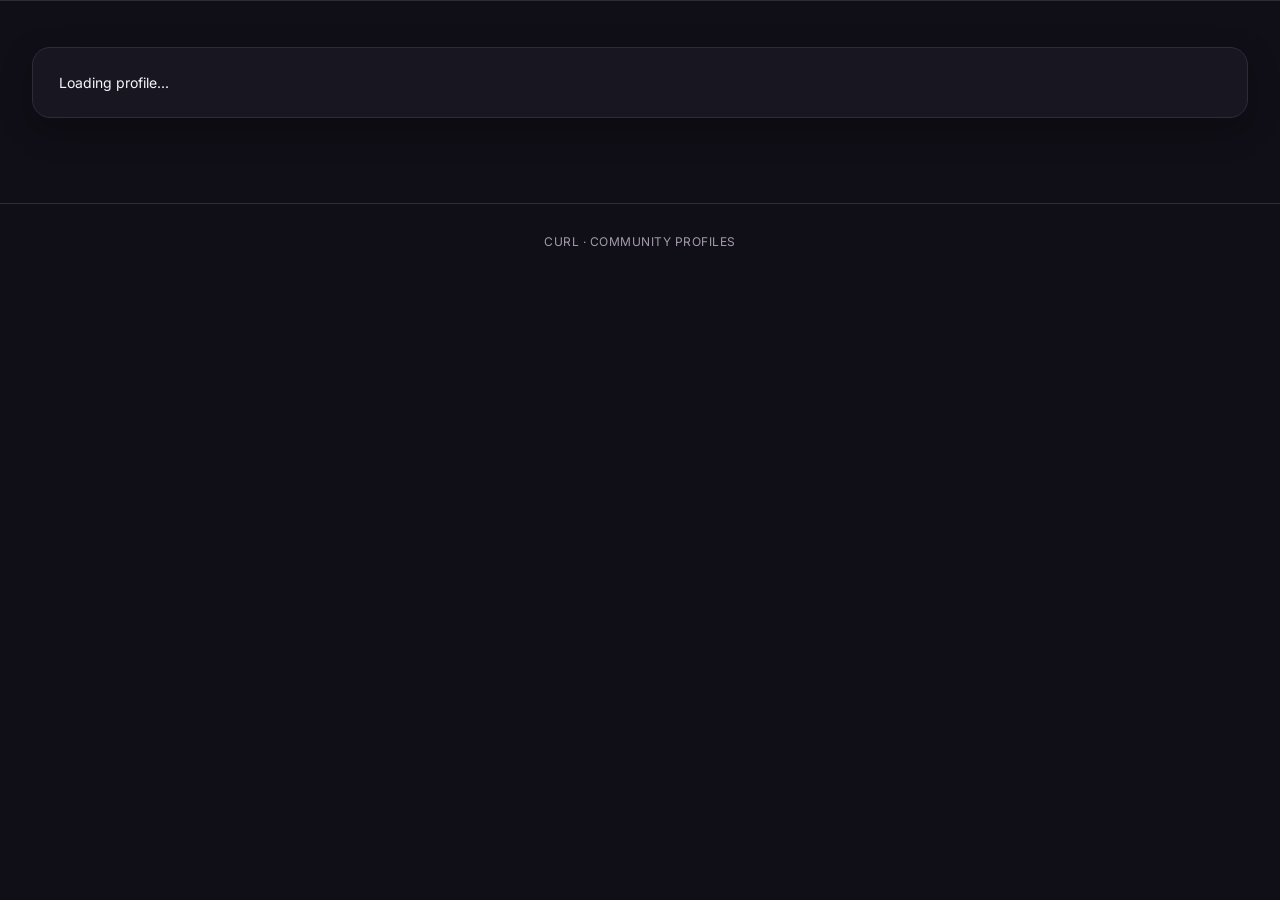
<file: profile/index.html>
<!DOCTYPE html>
<html lang="en">
<head>
  <meta charset="UTF-8">
  <meta name="viewport" content="width=device-width, initial-scale=1.0">
  <title>Profile — Curl</title>

  <script src="/assets/js/theme.js"></script>
  <link rel="stylesheet" href="/assets/css/global.css">
  <link rel="stylesheet" href="/assets/css/profile.css">
</head>
<body>

<header id="navbar"></header>

<main class="container page">

  <div id="profile-content">
    <div class="card card-padding">
      Loading profile...
    </div>
  </div>

</main>

<footer>CURL · COMMUNITY PROFILES</footer>

<script type="module" src="/assets/js/navbar.js"></script>
<script type="module" src="/assets/js/profile.js"></script>

</body>
</html>
</file>
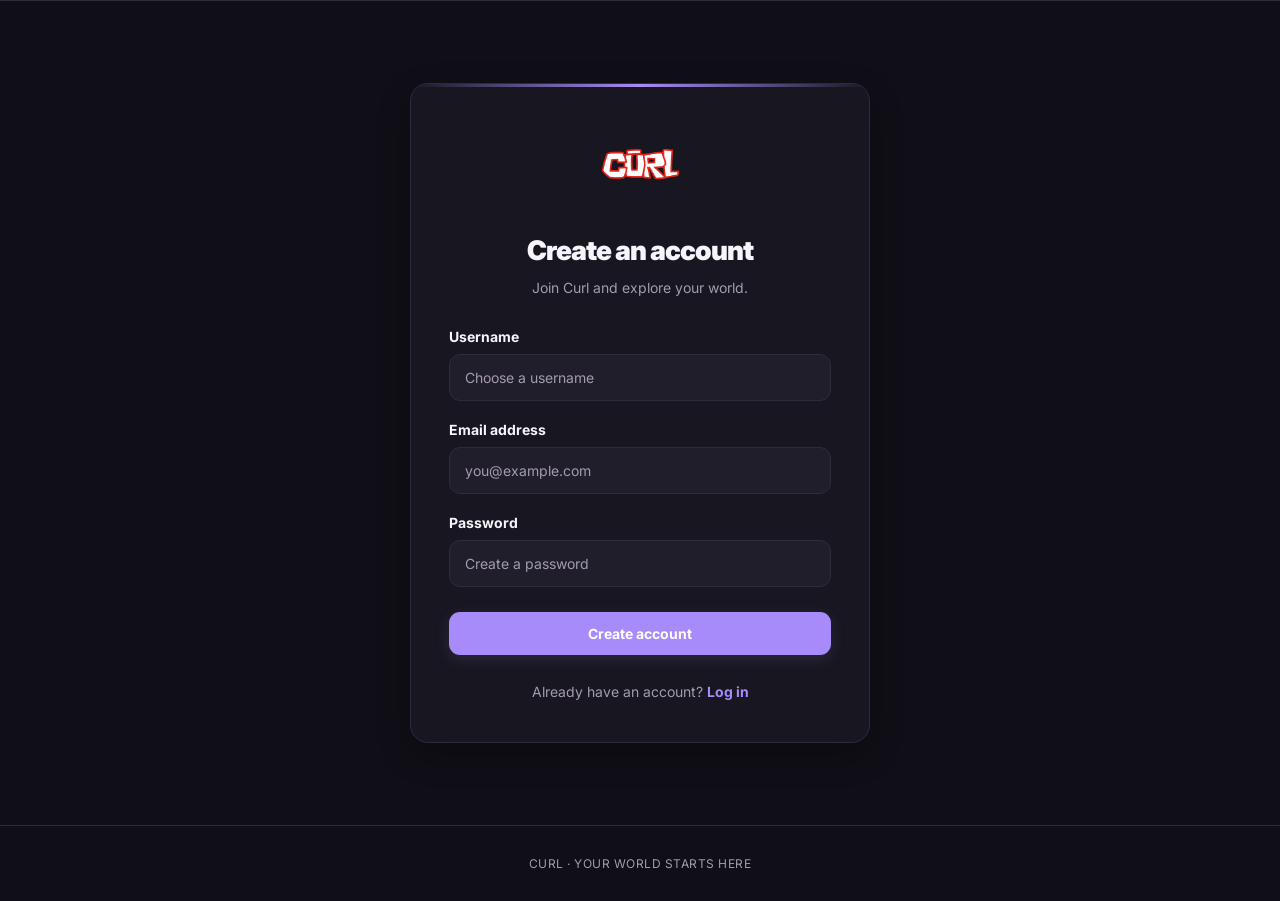
<file: register/index.html>
<!DOCTYPE html>
<html lang="en">
<head>
  <meta charset="UTF-8">
  <meta name="viewport" content="width=device-width, initial-scale=1.0">
  <title>Sign Up — Curl</title>

  <script src="/assets/js/theme.js"></script>
  <link rel="stylesheet" href="/assets/css/global.css">
  <link rel="stylesheet" href="/assets/css/auth.css">
</head>
<body>

<header id="navbar"></header>

<main class="auth-page">
  <div class="card auth-card">

    <div class="auth-logo">
      <img src="/assets/images/logo.png" alt="Curl">
    </div>

    <h1 class="auth-title">Create an account</h1>

    <p class="auth-description">
      Join Curl and explore your world.
    </p>

    <div id="register-message"></div>

    <form id="register-form">

      <div class="form-group">
        <label for="username">Username</label>
        <input
          class="form-input"
          id="username"
          type="text"
          placeholder="Choose a username"
          required
          autocomplete="username"
        >
      </div>

      <div class="form-group">
        <label for="email">Email address</label>
        <input
          class="form-input"
          id="email"
          type="email"
          placeholder="you@example.com"
          required
          autocomplete="email"
        >
      </div>

      <div class="form-group">
        <label for="password">Password</label>
        <input
          class="form-input"
          id="password"
          type="password"
          placeholder="Create a password"
          required
          autocomplete="new-password"
        >
      </div>

      <button class="btn btn-primary auth-submit" id="register-button" type="submit">
        Create account
      </button>

    </form>

    <div class="auth-bottom">
      Already have an account?
      <a href="/login/">Log in</a>
    </div>

  </div>
</main>

<footer>CURL · YOUR WORLD STARTS HERE</footer>

<script type="module" src="/assets/js/navbar.js"></script>
<script type="module" src="/assets/js/auth.js"></script>

</body>
</html>
</file>
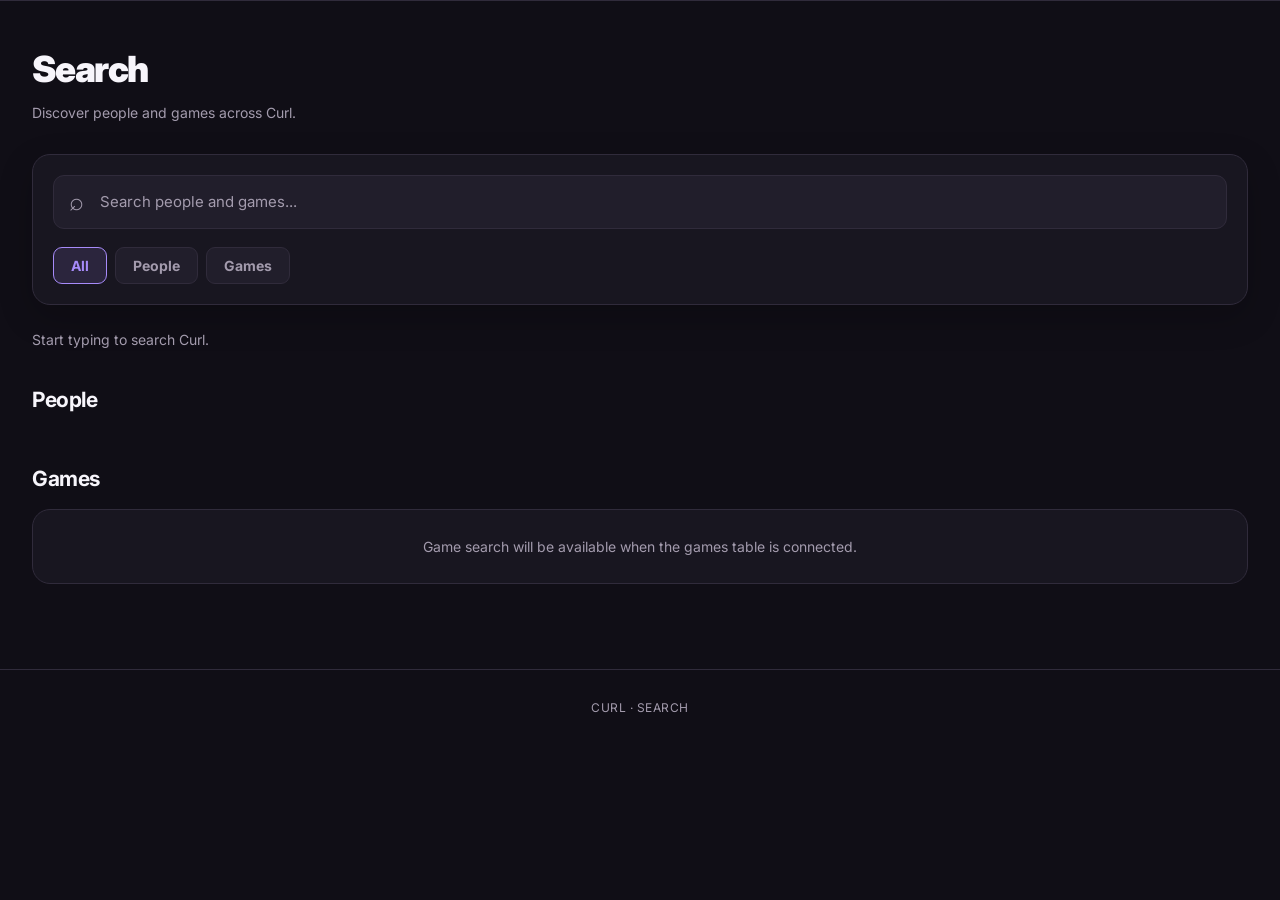
<file: search/index.html>
<!DOCTYPE html>
<html lang="en">
<head>
  <meta charset="UTF-8">
  <meta name="viewport" content="width=device-width, initial-scale=1.0">
  <title>Search — Curl</title>

  <script src="/assets/js/theme.js"></script>

  <link rel="stylesheet" href="/assets/css/global.css">
  <link rel="stylesheet" href="/assets/css/search.css">
</head>
<body>
  <header id="navbar"></header>

  <main class="container page">
    <div class="search-heading">
      <div>
        <h1 class="page-title">Search</h1>
        <p class="page-subtitle">
          Discover people and games across Curl.
        </p>
      </div>
    </div>

    <section class="search-panel card card-padding">
      <div class="search-input-wrap">
        <span class="search-icon" aria-hidden="true">⌕</span>
        <input
          id="search-input"
          class="form-input"
          type="search"
          placeholder="Search people and games..."
          autocomplete="off"
        >
        <button id="clear-search" class="clear-search" type="button"
          aria-label="Clear search" hidden>
          ×
        </button>
      </div>

      <div class="search-tabs" role="tablist" aria-label="Search category">
        <button class="search-tab active" data-filter="all" role="tab"
          aria-selected="true">All</button>
        <button class="search-tab" data-filter="people" role="tab"
          aria-selected="false">People</button>
        <button class="search-tab" data-filter="games" role="tab"
          aria-selected="false">Games</button>
      </div>
    </section>

    <div id="search-status" class="search-status" aria-live="polite">
      Start typing to search Curl.
    </div>

    <section id="people-section" class="search-section">
      <div class="section-heading">
        <h2>People</h2>
        <span id="people-count" class="result-count"></span>
      </div>

      <div id="people-results" class="people-grid"></div>
    </section>

    <section id="games-section" class="search-section">
      <div class="section-heading">
        <h2>Games</h2>
        <span id="games-count" class="result-count"></span>
      </div>

      <div id="games-results" class="games-grid">
        <div class="empty-state card">
          Game search will be available when the games table is connected.
        </div>
      </div>
    </section>
  </main>

  <footer>CURL · SEARCH</footer>

  <script type="module" src="/assets/js/navbar.js"></script>
  <script type="module" src="/assets/js/search.js"></script>
</body>
</html>
</file>
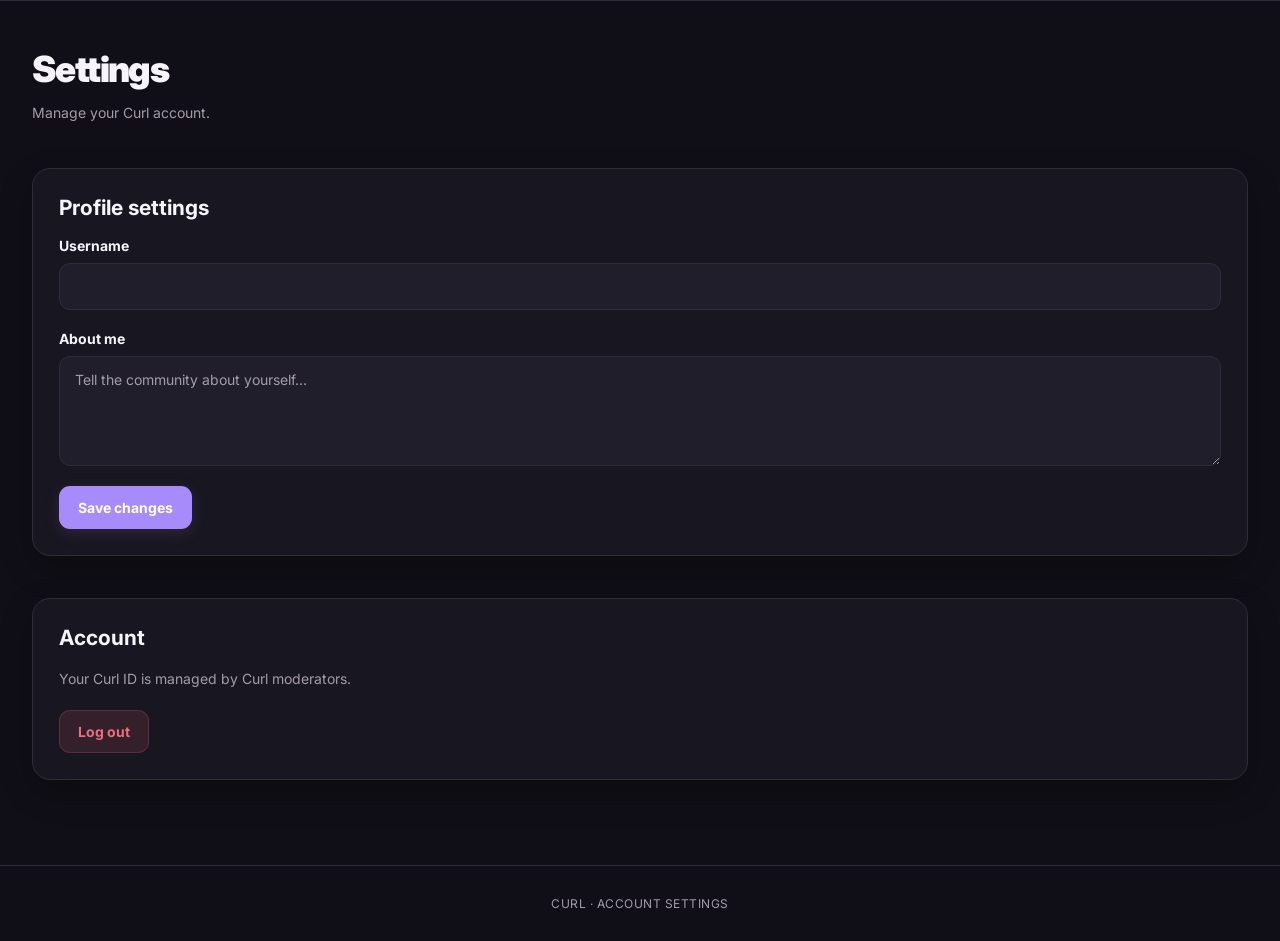
<file: settings/index.html>
<!DOCTYPE html>
<html lang="en">
<head>
  <meta charset="UTF-8">
  <meta name="viewport" content="width=device-width, initial-scale=1.0">
  <title>Settings — Curl</title>

  <script src="/assets/js/theme.js"></script>
  <link rel="stylesheet" href="/assets/css/global.css">
</head>
<body>

<header id="navbar"></header>

<main class="container page">

  <h1 class="page-title">Settings</h1>
  <p class="page-subtitle">Manage your Curl account.</p>

  <section class="section card card-padding">

    <h2 style="margin-top:0">Profile settings</h2>

    <div id="settings-message"></div>

    <form id="settings-form">

      <div class="form-group">
        <label for="username">Username</label>
        <input class="form-input" id="username"
          minlength="3" maxlength="20"
          pattern="[A-Za-z0-9_]+" required>
      </div>

      <div class="form-group">
        <label for="bio">About me</label>
        <textarea class="form-input" id="bio"
          maxlength="300"
          placeholder="Tell the community about yourself..."></textarea>
      </div>

      <button class="btn btn-primary">
        Save changes
      </button>

    </form>

  </section>

  <section class="section card card-padding">
    <h2 style="margin-top:0">Account</h2>

    <p class="page-subtitle">
      Your Curl ID is managed by Curl moderators.
    </p>

    <button id="logout-button" class="btn btn-danger"
      style="margin-top:18px">
      Log out
    </button>
  </section>

</main>

<footer>CURL · ACCOUNT SETTINGS</footer>

<script type="module" src="/assets/js/navbar.js"></script>
<script type="module" src="/assets/js/auth.js"></script>

</body>
</html>
</file>
<file: assets/css/global.css>
@import url('https://fonts.googleapis.com/css2?family=Inter:wght@400;500;600;700;800;900&display=swap');

:root {
  color-scheme: dark;

  --accent: #a78bfa;
  --accent-hover: #9270ec;
  --accent-soft: rgba(167,139,250,.13);

  --bg: #100e16;
  --surface: #181620;
  --surface-2: #211e2b;
  --surface-3: #2a2635;

  --text: #f7f5fb;
  --muted: #a39bad;
  --border: #302b3b;

  --success: #55c99b;
  --danger: #f16c78;

  --radius: 12px;
  --radius-lg: 18px;

  --shadow: 0 12px 35px rgba(0,0,0,.2);
}

[data-theme="light"] {
  color-scheme: light;

  --bg: #f7f6fa;
  --surface: #ffffff;
  --surface-2: #f1eff6;
  --surface-3: #e8e4ef;

  --text: #211c2c;
  --muted: #777181;
  --border: #e5e0ec;

  --accent-soft: rgba(124,87,194,.10);
  --shadow: 0 12px 35px rgba(40,25,65,.06);
}

* {
  box-sizing: border-box;
}

html {
  scroll-behavior: smooth;
}

body {
  margin: 0;
  min-height: 100vh;
  background: var(--bg);
  color: var(--text);
  font-family: Inter, sans-serif;
  font-size: 14px;
  transition: background .2s, color .2s;
}

button, input, textarea {
  font: inherit;
}

button {
  cursor: pointer;
}

button:disabled {
  opacity: .55;
  cursor: not-allowed;
}

a {
  color: inherit;
  text-decoration: none;
}

img {
  max-width: 100%;
}

::selection {
  background: var(--accent);
  color: white;
}

/* NAVBAR */

#navbar {
  position: sticky;
  top: 0;
  z-index: 100;
  background: var(--surface);
  border-bottom: 1px solid var(--border);
}

.nav-container {
  width: min(1380px, calc(100% - 64px));
  height: 76px;
  margin: auto;

  display: flex;
  align-items: center;
  gap: 42px;
}

.nav-brand {
  display: flex;
  align-items: center;
  flex-shrink: 0;
}

.nav-brand img {
  width: 55px;
  height: 55px;
  object-fit: contain;
}

.nav-links {
  display: flex;
  align-items: center;
  gap: 7px;
  flex: 1;
}

.nav-link {
  padding: 11px 15px;
  border-radius: 10px;
  color: var(--muted);
  font-weight: 600;
  transition: .2s;
}

.nav-link:hover,
.nav-link.active {
  color: var(--text);
  background: var(--accent-soft);
}

.nav-actions {
  display: flex;
  align-items: center;
  gap: 11px;
}

.nav-user {
  display: flex;
  align-items: center;
  gap: 10px;
  padding: 7px 12px;
  border-radius: 11px;
  background: var(--surface-2);
  border: 1px solid var(--border);
  font-weight: 700;
  transition: .2s;
}

.nav-user:hover {
  border-color: var(--accent);
}

.nav-avatar {
  width: 32px;
  height: 32px;
  border-radius: 9px;
  display: grid;
  place-items: center;
  background: var(--accent);
  color: white;
  font-weight: 800;
}

.mobile-menu {
  display: none;
  border: 0;
  background: var(--surface-2);
  color: var(--text);
  width: 40px;
  height: 40px;
  border-radius: 10px;
  font-size: 19px;
}

/* BUTTONS */

.btn {
  display: inline-flex;
  align-items: center;
  justify-content: center;
  gap: 8px;

  padding: 12px 18px;
  border-radius: 11px;
  border: 1px solid transparent;

  font-weight: 700;
  transition: .2s;
}

.btn-primary {
  background: var(--accent);
  color: white;
  box-shadow: 0 4px 16px rgba(167,139,250,.15);
}

.btn-primary:hover {
  background: var(--accent-hover);
  transform: translateY(-2px);
}

.btn-secondary {
  background: var(--surface-2);
  border-color: var(--border);
  color: var(--text);
}

.btn-secondary:hover {
  border-color: var(--accent);
  background: var(--surface-3);
}

.btn-danger {
  background: rgba(241,108,120,.12);
  color: var(--danger);
  border-color: rgba(241,108,120,.2);
}

/* LAYOUT */

.container {
  width: min(1250px, calc(100% - 64px));
  margin: auto;
}

.page {
  padding: 46px 0 85px;
}

.page-title {
  font-size: clamp(27px, 4vw, 36px);
  font-weight: 900;
  letter-spacing: -1.6px;
  margin: 0 0 10px;
}

.page-subtitle {
  color: var(--muted);
  line-height: 1.75;
  margin: 0;
}

.section {
  margin-top: 42px;
}

.section-heading {
  display: flex;
  align-items: center;
  justify-content: space-between;
  gap: 15px;
  margin-bottom: 18px;
}

.section-heading h2 {
  margin: 0;
  font-size: 21px;
  letter-spacing: -.5px;
}

/* CARDS */

.card {
  background: var(--surface);
  border: 1px solid var(--border);
  border-radius: var(--radius-lg);
  box-shadow: var(--shadow);
}

.card-padding {
  padding: 26px;
}

.card-hover {
  transition: transform .2s, border-color .2s;
}

.card-hover:hover {
  transform: translateY(-4px);
  border-color: var(--accent);
}

/* INPUTS */

.form-group {
  display: flex;
  flex-direction: column;
  gap: 9px;
  margin-bottom: 20px;
}

.form-group label {
  font-weight: 700;
}

.form-input {
  width: 100%;
  padding: 14px 15px;
  background: var(--surface-2);
  border: 1px solid var(--border);
  border-radius: 11px;
  color: var(--text);
  outline: none;
  transition: .2s;
}

.form-input:focus {
  border-color: var(--accent);
  box-shadow: 0 0 0 4px var(--accent-soft);
}

.form-input::placeholder {
  color: var(--muted);
}

textarea.form-input {
  resize: vertical;
  min-height: 110px;
}

/* STATUS */

.status {
  padding: 13px 15px;
  border-radius: 11px;
  margin-bottom: 18px;
  line-height: 1.6;
}

.status.error {
  background: rgba(241,108,120,.12);
  color: var(--danger);
}

.status.success {
  background: rgba(85,201,155,.12);
  color: var(--success);
}

.status.info {
  background: var(--accent-soft);
  color: var(--accent);
}

/* THEME */

.theme-toggle {
  width: 41px;
  height: 41px;
  border-radius: 11px;
  background: var(--surface-2);
  border: 1px solid var(--border);
  color: var(--text);
  font-size: 17px;
  transition: .2s;
}

.theme-toggle:hover {
  border-color: var(--accent);
}

/* FOOTER */

footer {
  padding: 30px 20px;
  text-align: center;
  color: var(--muted);
  border-top: 1px solid var(--border);
  font-size: 12px;
  letter-spacing: .5px;
}

/* MOBILE */

@media (max-width: 850px) {
  .nav-container {
    width: calc(100% - 30px);
    gap: 15px;
  }

  .nav-links {
    display: none;
  }

  .mobile-menu {
    display: block;
    margin-left: auto;
  }

  .nav-container.mobile-open {
    height: auto;
    min-height: 76px;
    flex-wrap: wrap;
    padding: 13px 0;
  }

  .nav-container.mobile-open .nav-links {
    display: flex;
    flex-direction: column;
    align-items: stretch;
    order: 4;
    flex: 0 0 100%;
    width: 100%;
    gap: 4px;
  }

  .nav-container.mobile-open .nav-link {
    width: 100%;
  }

  .nav-container.mobile-open .nav-actions {
    order: 5;
    flex: 0 0 100%;
    flex-wrap: wrap;
    padding-top: 10px;
    border-top: 1px solid var(--border);
  }

  .container {
    width: calc(100% - 30px);
  }

  .page {
    padding-top: 30px;
  }
}

@media (max-width: 480px) {
  .nav-brand img {
    width: 47px;
    height: 47px;
  }

  .nav-actions {
    gap: 6px;
  }

  .nav-user span:last-child {
    display: none;
  }

  .btn {
    padding: 10px 13px;
  }
}
</file>
<file: assets/css/admin.css>
.admin-toolbar {
  display: flex;
  gap: 12px;
  margin: 24px 0;
}

.admin-toolbar input {
  flex: 1;
}

.admin-table {
  width: 100%;
  border-collapse: collapse;
}

.admin-table th,
.admin-table td {
  text-align: left;
  padding: 15px 12px;
  border-bottom: 1px solid var(--border);
}

.admin-table th {
  color: var(--muted);
  font-size: 11px;
  text-transform: uppercase;
}

.admin-table tr:last-child td {
  border-bottom: 0;
}

.rank-badge {
  display: inline-block;
  padding: 5px 9px;
  border-radius: 7px;
  background: var(--accent-soft);
  color: var(--accent);
  font-size: 11px;
  font-weight: 800;
}

.admin-table-wrap {
  overflow-x: auto;
}

@media(max-width: 600px) {
  .admin-toolbar {
    flex-direction: column;
  }
}


.admin-status {
  display: inline-block;
  padding: 5px 10px;
  border-radius: 20px;
  font-size: 12px;
  font-weight: 600;
}

.admin-status-active {
  color: #55c99b;
  background: rgba(85, 201, 155, 0.12);
}

.admin-status-banned {
  color: #f16c78;
  background: rgba(241, 108, 120, 0.12);
}

/* ==========================================
   CATALOG IMPORTER
========================================== */

.admin-heading {
  margin-top: 0;
  margin-bottom: 12px;
}

.catalog-importer {
  margin-top: 24px;
}

.catalog-importer-header {
  display: flex;
  align-items: flex-start;
  justify-content: space-between;
  gap: 16px;
  flex-wrap: wrap;
}

.catalog-importer-header .page-subtitle {
  margin-bottom: 0;
}

.importer-tag {
  display: inline-flex;
  align-items: center;
  padding: 6px 10px;
  border-radius: 8px;
  background: rgba(167, 139, 250, 0.12);
  color: #a78bfa;
  font-size: 11px;
  font-weight: 700;
  letter-spacing: 0.5px;
}

.importer-description {
  margin-top: 20px;
  padding: 14px;
  border-radius: 10px;
  background: rgba(255, 255, 255, 0.035);
  color: var(--text-secondary, #aaa);
  font-size: 13px;
  line-height: 1.6;
}

.importer-controls {
  display: flex;
  flex-wrap: wrap;
  gap: 10px;
  margin-top: 20px;
}

.importer-controls button {
  cursor: pointer;
}

.importer-controls button:disabled {
  opacity: 0.45;
  cursor: not-allowed;
}

.importer-progress-area {
  margin-top: 24px;
}

.importer-progress-heading {
  display: flex;
  justify-content: space-between;
  gap: 12px;
  margin-bottom: 10px;
  font-size: 13px;
}

#import-progress {
  display: block;
  width: 100%;
  height: 9px;
  border: none;
  border-radius: 20px;
  overflow: hidden;
  accent-color: #a78bfa;
}

.import-status {
  margin-top: 18px;
  padding: 12px 14px;
  border-radius: 9px;
  background: rgba(255, 255, 255, 0.04);
  font-size: 13px;
  line-height: 1.6;
  overflow-wrap: anywhere;
}

.import-status[data-type="success"] {
  color: #86dba7;
}

.import-status[data-type="error"] {
  color: #ff8585;
}

.import-status[data-type="paused"] {
  color: #e7c47c;
}

.import-status[data-type="working"] {
  color: #bda4dc;
}

.import-summary {
  margin-top: 14px;
  color: var(--text-secondary, #aaa);
  font-size: 12px;
}

.import-results {
  display: grid;
  gap: 8px;
  margin-top: 16px;
}

.import-result-row {
  display: flex;
  justify-content: space-between;
  align-items: center;
  gap: 12px;
  padding: 11px 13px;
  border-radius: 8px;
  background: rgba(255, 255, 255, 0.035);
  font-size: 12px;
}

.import-result-name {
  font-weight: 600;
  text-transform: capitalize;
}

.import-result-detail {
  color: var(--text-secondary, #aaa);
  text-align: right;
}

.import-result-row[data-status="complete"] .import-result-detail {
  color: #86dba7;
}

.import-result-row[data-status="error"] .import-result-detail {
  color: #ff8585;
}

@media (max-width: 600px) {
  .importer-controls {
    flex-direction: column;
  }

  .importer-controls button {
    width: 100%;
  }

  .import-result-row {
    align-items: flex-start;
    flex-direction: column;
  }

  .import-result-detail {
    text-align: left;
  }
}
</file>
<file: assets/css/chat.css>
.chat-heading {
  margin-bottom: 25px;
}

.chat-layout {
  display: grid;
  grid-template-columns: 310px minmax(0, 1fr);
  height: 650px;
  min-height: 500px;
  overflow: hidden;
  box-shadow: none;
}

.chat-sidebar {
  display: flex;
  flex-direction: column;
  min-width: 0;
  border-right: 1px solid var(--border);
  background: var(--surface);
}

.chat-sidebar-header {
  display: flex;
  align-items: center;
  justify-content: space-between;
  padding: 21px 19px 14px;
}

.chat-sidebar-header h2 {
  margin: 0;
  font-size: 19px;
}

.chat-sidebar-header span {
  display: grid;
  place-items: center;
  min-width: 25px;
  height: 25px;
  padding: 0 7px;
  border-radius: 8px;
  background: var(--accent-soft);
  color: var(--accent);
  font-size: 11px;
  font-weight: 800;
}

.chat-search {
  padding: 0 15px 15px;
}

.chat-search .form-input {
  padding: 11px 12px;
  font-size: 12px;
}

.conversation-list {
  flex: 1;
  overflow-y: auto;
}

.conversation-empty {
  display: flex;
  flex-direction: column;
  align-items: center;
  justify-content: center;
  height: 100%;
  min-height: 230px;
  padding: 20px;
  color: var(--muted);
  text-align: center;
}

.conversation-empty-icon {
  display: grid;
  place-items: center;
  width: 48px;
  height: 48px;
  margin-bottom: 12px;
  border-radius: 14px;
  background: var(--accent-soft);
  color: var(--accent);
  font-size: 23px;
}

.conversation-empty p {
  margin: 0 0 8px;
  font-size: 13px;
}

.conversation-empty a {
  color: var(--accent);
  font-weight: 700;
}

.conversation-item {
  display: flex;
  align-items: center;
  gap: 11px;
  padding: 13px 16px;
  border: 0;
  border-left: 3px solid transparent;
  background: transparent;
  color: var(--text);
  text-align: left;
  width: 100%;
  cursor: pointer;
  transition: .2s;
}

.conversation-item:hover,
.conversation-item.active {
  background: var(--accent-soft);
}

.conversation-item.active {
  border-left-color: var(--accent);
}

.conversation-avatar {
  width: 43px;
  height: 43px;
  flex-shrink: 0;
  border-radius: 12px;
  object-fit: cover;
  background: var(--surface-3);
}

.conversation-info {
  min-width: 0;
  flex: 1;
}

.conversation-name {
  margin-bottom: 5px;
  font-size: 13px;
  font-weight: 800;
}

.conversation-preview {
  overflow: hidden;
  color: var(--muted);
  font-size: 11px;
  text-overflow: ellipsis;
  white-space: nowrap;
}

.chat-main {
  display: flex;
  flex-direction: column;
  min-width: 0;
  background: var(--bg);
}

.chat-placeholder {
  display: flex;
  flex: 1;
  flex-direction: column;
  align-items: center;
  justify-content: center;
  padding: 30px;
  text-align: center;
}

.chat-placeholder-icon {
  display: grid;
  place-items: center;
  width: 76px;
  height: 76px;
  margin-bottom: 20px;
  border-radius: 23px;
  background: var(--accent-soft);
  color: var(--accent);
  font-size: 35px;
}

.chat-placeholder h2 {
  margin: 0 0 10px;
  font-size: 21px;
}

.chat-placeholder p {
  max-width: 330px;
  margin: 0 0 22px;
  color: var(--muted);
  line-height: 1.7;
}

.chat-conversation {
  display: flex;
  flex: 1;
  flex-direction: column;
  min-height: 0;
}

.conversation-header {
  display: flex;
  align-items: center;
  gap: 12px;
  padding: 15px 19px;
  border-bottom: 1px solid var(--border);
  background: var(--surface);
}

.active-avatar {
  display: grid;
  place-items: center;
  width: 42px;
  height: 42px;
  flex-shrink: 0;
  border-radius: 12px;
  background: var(--accent);
  color: white;
  font-weight: 800;
}

.active-user-info {
  min-width: 0;
}

.active-user-info h2 {
  margin: 0 0 4px;
  font-size: 14px;
}

.active-user-info span {
  color: var(--muted);
  font-size: 11px;
}

.chat-back {
  display: none;
  width: 35px;
  height: 35px;
  border: 0;
  border-radius: 9px;
  background: var(--surface-2);
  color: var(--text);
  font-size: 20px;
}

.message-list {
  display: flex;
  flex: 1;
  flex-direction: column;
  gap: 12px;
  overflow-y: auto;
  padding: 20px;
}

.message-empty {
  margin: auto;
  color: var(--muted);
  font-size: 13px;
  text-align: center;
}

.message {
  max-width: min(75%, 480px);
  padding: 11px 14px;
  border-radius: 13px;
  background: var(--surface-2);
  line-height: 1.6;
  overflow-wrap: anywhere;
}

.message.own {
  align-self: flex-end;
  border-bottom-right-radius: 4px;
  background: var(--accent);
  color: white;
}

.message:not(.own) {
  align-self: flex-start;
  border-bottom-left-radius: 4px;
}

.message-composer {
  display: flex;
  align-items: center;
  gap: 10px;
  padding: 15px;
  border-top: 1px solid var(--border);
  background: var(--surface);
}

.message-composer .form-input {
  min-width: 0;
  padding: 13px;
}

.send-message {
  display: grid;
  place-items: center;
  width: 45px;
  height: 45px;
  flex-shrink: 0;
  border: 0;
  border-radius: 11px;
  background: var(--accent);
  color: white;
  font-size: 24px;
  font-weight: 800;
}

.send-message:disabled {
  opacity: .45;
  cursor: not-allowed;
}

[hidden] {
  display: none !important;
}

@media (max-width: 750px) {
  .chat-layout {
    display: block;
    height: 650px;
  }

  .chat-sidebar {
    height: 100%;
    border-right: 0;
  }

  .chat-main {
    display: none;
    height: 100%;
  }

  .chat-layout.show-conversation .chat-sidebar {
    display: none;
  }

  .chat-layout.show-conversation .chat-main {
    display: flex;
  }

  .chat-back {
    display: block;
  }

  .message {
    max-width: 88%;
  }
}


/* ==========================================
   MESSAGE ROWS
========================================== */

.message-row {
    display: flex;
    align-items: flex-end;
    gap: 10px;
    width: 100%;
    margin: 13px 0;
}

.message-row.own {
    justify-content: flex-end;
}

/* ==========================================
   MESSAGE AVATARS
========================================== */

.message-avatar {
    width: 36px;
    height: 36px;
    flex: 0 0 36px;
    display: flex;
    align-items: center;
    justify-content: center;
    overflow: hidden;
    border-radius: 50%;
    background: #292333;
    color: #cbb5f5;
    font-size: 14px;
    font-weight: 700;
}

.message-avatar img,
.conversation-avatar img {
    width: 100%;
    height: 100%;
    object-fit: cover;
}

/* ==========================================
   MESSAGE CONTENT
========================================== */

.message-content-wrapper {
    display: flex;
    flex-direction: column;
    align-items: flex-start;
    max-width: min(75%, 520px);
    min-width: 0;
}

.message-row.own .message-content-wrapper {
    align-items: flex-end;
}

/* ==========================================
   SENDER NAME AND BADGES
========================================== */

.message-name-row {
    display: flex;
    align-items: center;
    gap: 5px;
    margin: 0 4px 5px;
    min-height: 20px;
}

.message-sender-name {
    color: #c8bfd6;
    font-size: 11px;
    font-weight: 600;
}

.message-row.own .message-sender-name {
    color: #bda4dc;
}

/* Actual Curl badge images */

.chat-badge {
    display: inline-block;
    flex: 0 0 auto;
    width: 18px;
    height: 18px;
    object-fit: contain;
    vertical-align: middle;
}

.verified-badge {
    width: 17px;
    height: 17px;
}

.moderator-badge {
    width: 20px;
    height: 20px;
}

/* ==========================================
   MESSAGE BUBBLES
========================================== */

.message-bubble {
    max-width: 100%;
    padding: 11px 15px;
    background: #211d2b;
    border: 1px solid rgba(255,255,255,0.06);
    border-radius: 16px 16px 16px 4px;
    overflow-wrap: anywhere;
}

.message-bubble.own {
    background: #7652c9;
    border-color: transparent;
    border-radius: 16px 16px 4px 16px;
}

.message-content {
    margin: 0;
    color: #f5f2fa;
    font-size: 14px;
    line-height: 1.5;
    white-space: pre-wrap;
}

.message-time {
    display: block;
    margin-top: 5px;
    color: rgba(255,255,255,0.55);
    font-size: 10px;
    text-align: right;
}

.message-bubble.own .message-time {
    color: rgba(255,255,255,0.75);
}

/* ==========================================
   EMPTY STATES AND ERRORS
========================================== */

.message-empty {
    width: 100%;
    padding: 25px;
    color: #9992a5;
    text-align: center;
    font-size: 13px;
}

.chat-error {
    padding: 20px;
    color: #ff8585;
    text-align: center;
    font-size: 13px;
}

/* ==========================================
   MOBILE
========================================== */

@media (max-width: 600px) {
    .message-content-wrapper {
        max-width: 82%;
    }

    .message-avatar {
        width: 30px;
        height: 30px;
        flex-basis: 30px;
    }
}
</file>
<file: assets/css/auth.css>
.auth-page {
  min-height: calc(100vh - 76px);
  display: grid;
  place-items: center;
  padding: 50px 20px;
}

.auth-card {
  width: min(460px, 100%);
  padding: 38px;
  position: relative;
  overflow: hidden;
}

.auth-card::before {
  content: "";
  position: absolute;
  height: 3px;
  top: 0;
  left: 0;
  right: 0;
  background: linear-gradient(90deg, transparent, var(--accent), transparent);
}

.auth-logo {
  display: flex;
  justify-content: center;
  margin-bottom: 27px;
}

.auth-logo img {
  width: 85px;
  height: 85px;
  object-fit: contain;
}

.auth-title {
  font-size: 27px;
  font-weight: 900;
  letter-spacing: -1px;
  text-align: center;
  margin: 0 0 9px;
}

.auth-description {
  color: var(--muted);
  text-align: center;
  line-height: 1.7;
  margin: 0 0 29px;
}

.auth-submit {
  width: 100%;
  margin-top: 5px;
}

.auth-bottom {
  text-align: center;
  color: var(--muted);
  margin-top: 24px;
  line-height: 1.8;
}

.auth-bottom a,
.auth-forgot {
  color: var(--accent);
  font-weight: 700;
}

.auth-forgot {
  display: block;
  text-align: right;
  margin: -5px 0 17px;
}

@media(max-width:480px) {
  .auth-card {
    padding: 28px 21px;
  }
}
</file>
<file: assets/css/friends.css>
.friends-heading {
  margin-bottom: 28px;
}

.friends-panel {
  overflow: hidden;
}

.friends-toolbar {
  display: flex;
  align-items: center;
  justify-content: space-between;
  gap: 18px;
  padding: 18px 22px;
  border-bottom: 1px solid var(--border);
}

.friends-tabs {
  display: flex;
  align-items: center;
  gap: 7px;
}

.friends-tab {
  padding: 10px 15px;
  border: 1px solid transparent;
  border-radius: 9px;
  background: transparent;
  color: var(--muted);
  font-weight: 700;
  white-space: nowrap;
  transition: .2s;
}

.friends-tab:hover {
  color: var(--text);
  background: var(--surface-2);
}

.friends-tab.active {
  color: var(--accent);
  background: var(--accent-soft);
  border-color: rgba(167,139,250,.2);
}

.friends-search {
  width: min(260px, 100%);
}

.friends-search .form-input {
  padding: 11px 13px;
}

.friends-content {
  min-height: 370px;
  padding: 24px;
}

.friends-list {
  display: grid;
  grid-template-columns: repeat(auto-fill, minmax(260px, 1fr));
  gap: 14px;
}

.friends-empty {
  grid-column: 1 / -1;
  min-height: 320px;
  display: flex;
  flex-direction: column;
  align-items: center;
  justify-content: center;
  text-align: center;
  padding: 30px 15px;
}

.empty-icon {
  width: 65px;
  height: 65px;
  display: grid;
  place-items: center;
  margin-bottom: 18px;
  border-radius: 20px;
  background: var(--accent-soft);
  color: var(--accent);
  font-size: 36px;
}

.friends-empty h2 {
  margin: 0 0 9px;
  font-size: 19px;
}

.friends-empty p {
  max-width: 370px;
  margin: 0 0 20px;
  color: var(--muted);
  line-height: 1.7;
}

.friend-card {
  display: flex;
  align-items: center;
  gap: 13px;
  min-width: 0;
  padding: 15px;
  border: 1px solid var(--border);
  border-radius: 13px;
  background: var(--surface);
  transition: .2s;
}

.friend-card:hover {
  border-color: var(--accent);
}

.friend-avatar {
  width: 48px;
  height: 48px;
  flex-shrink: 0;
  border-radius: 12px;
  object-fit: cover;
  background: var(--surface-3);
}

.friend-info {
  flex: 1;
  min-width: 0;
}

.friend-name {
  overflow: hidden;
  text-overflow: ellipsis;
  white-space: nowrap;
  font-weight: 800;
}

.friend-username {
  margin-top: 5px;
  color: var(--muted);
  font-size: 12px;
}

.friend-actions {
  display: flex;
  gap: 7px;
  flex-wrap: wrap;
}

.friend-actions .btn {
  padding: 8px 11px;
  font-size: 12px;
}

@media (max-width: 700px) {
  .friends-toolbar {
    align-items: stretch;
    flex-direction: column;
    padding: 15px;
  }

  .friends-tabs {
    overflow-x: auto;
  }

  .friends-tab {
    flex: 1;
    padding: 9px 11px;
  }

  .friends-search {
    width: 100%;
  }

  .friends-content {
    padding: 15px;
  }
}

.friend-card {
  display: flex;
  align-items: center;
  gap: 14px;
  padding: 16px;
  border-bottom: 1px solid var(--border);
}

.friend-avatar {
  width: 48px;
  height: 48px;
  flex-shrink: 0;
  display: flex;
  align-items: center;
  justify-content: center;
  overflow: hidden;
  border-radius: 50%;
  background: var(--surface-3);
  font-weight: 700;
}

.friend-avatar img {
  width: 100%;
  height: 100%;
  object-fit: cover;
}

.friend-info {
  flex: 1;
  min-width: 0;
}

.friend-name {
  margin: 0;
  font-size: 15px;
}

.friend-username {
  margin: 4px 0 0;
  color: var(--muted);
  font-size: 13px;
}

.friend-actions {
  display: flex;
  align-items: center;
  gap: 8px;
  flex-wrap: wrap;
}

.friend-actions button:disabled {
  opacity: 0.6;
  cursor: not-allowed;
}

@media (max-width: 600px) {
  .friend-card {
    flex-wrap: wrap;
  }

  .friend-actions {
    width: 100%;
    margin-left: 62px;
  }
}
</file>
<file: assets/css/profile.css>
.profile-header {
  padding: 27px;
  display: flex;
  align-items: center;
  gap: 23px;
}

.profile-avatar {
  width: 100px;
  height: 100px;
  border-radius: 23px;

  display: grid;
  place-items: center;

  background: var(--accent-soft);
  color: var(--accent);

  font-size: 38px;
  font-weight: 800;
  flex-shrink: 0;
}

.profile-name {
  font-size: 25px;
  font-weight: 800;
  margin: 0 0 7px;
}

.profile-id {
  color: var(--muted);
  margin: 0;
}

.profile-rank {
  display: inline-block;
  padding: 5px 9px;
  margin-top: 9px;

  border-radius: 7px;
  background: var(--accent-soft);
  color: var(--accent);

  font-size: 11px;
  font-weight: 800;
  text-transform: uppercase;
}

.profile-bio {
  margin-top: 20px;
  line-height: 1.7;
  color: var(--muted);
  white-space: pre-wrap;
  overflow-wrap: anywhere;
}

@media(max-width: 500px) {
  .profile-header {
    flex-direction: column;
    align-items: flex-start;
  }
}

.profile-username-row {
  display: flex;
  align-items: center;
  gap: 7px;
  margin: 5px 0 12px;
}

.profile-username {
  color: var(--muted);
  font-size: 14px;
}

.profile-badge {
  width: 19px;
  height: 19px;
  object-fit: contain;
  flex-shrink: 0;
}


.profile-actions {
  display: flex;
  align-items: center;
  gap: 10px;
  margin-top: 20px;
  flex-wrap: wrap;
}

.profile-actions button:disabled {
  opacity: 0.65;
  cursor: not-allowed;
}
</file>
<file: assets/css/search.css>
.search-heading {
  margin-bottom: 28px;
}

.search-panel {
  padding: 20px;
}

.search-input-wrap {
  position: relative;
  display: flex;
  align-items: center;
}

.search-input-wrap .form-input {
  padding-left: 46px;
  padding-right: 45px;
  height: 54px;
  font-size: 15px;
}

.search-icon {
  position: absolute;
  left: 16px;
  z-index: 1;
  color: var(--muted);
  font-size: 25px;
  line-height: 1;
}

.clear-search {
  position: absolute;
  right: 12px;
  width: 30px;
  height: 30px;
  border: 0;
  border-radius: 8px;
  background: var(--surface-3);
  color: var(--muted);
  font-size: 20px;
}

.search-tabs {
  display: flex;
  gap: 8px;
  margin-top: 18px;
}

.search-tab {
  padding: 9px 17px;
  border: 1px solid var(--border);
  border-radius: 9px;
  background: var(--surface-2);
  color: var(--muted);
  font-weight: 700;
  transition: .2s;
}

.search-tab:hover {
  color: var(--text);
  border-color: var(--accent);
}

.search-tab.active {
  background: var(--accent-soft);
  border-color: var(--accent);
  color: var(--accent);
}

.search-status {
  margin: 24px 0;
  color: var(--muted);
  line-height: 1.6;
}

.search-section {
  margin-top: 36px;
}

.result-count {
  color: var(--muted);
  font-size: 13px;
}

.people-grid,
.games-grid {
  display: grid;
  grid-template-columns: repeat(auto-fill, minmax(260px, 1fr));
  gap: 15px;
}

.person-card {
  display: flex;
  align-items: center;
  gap: 14px;
  min-width: 0;
  padding: 17px;
  background: var(--surface);
  border: 1px solid var(--border);
  border-radius: var(--radius-lg);
  transition: .2s;
}

.person-card:hover {
  border-color: var(--accent);
  transform: translateY(-2px);
}

.person-avatar {
  width: 55px;
  height: 55px;
  flex-shrink: 0;
  border-radius: 13px;
  object-fit: cover;
  background: var(--surface-3);
}

.person-avatar-placeholder {
  display: grid;
  place-items: center;
  color: white;
  background: var(--accent);
  font-size: 21px;
  font-weight: 800;
}

.person-info {
  min-width: 0;
  flex: 1;
}

.person-name {
  display: flex;
  align-items: center;
  flex-wrap: wrap;
  gap: 5px;
  margin-bottom: 5px;
  font-size: 14px;
  font-weight: 800;
}

.person-username {
  color: var(--muted);
  font-size: 12px;
  overflow: hidden;
  text-overflow: ellipsis;
}

.person-badge {
  width: 17px;
  height: 17px;
  object-fit: contain;
}

.person-id {
  margin-top: 6px;
  color: var(--muted);
  font-size: 11px;
}

.empty-state {
  grid-column: 1 / -1;
  padding: 28px;
  color: var(--muted);
  text-align: center;
  box-shadow: none;
}

.game-card {
  overflow: hidden;
  border: 1px solid var(--border);
  border-radius: var(--radius-lg);
  background: var(--surface);
  transition: .2s;
}

.game-card:hover {
  border-color: var(--accent);
  transform: translateY(-3px);
}

.game-thumbnail {
  width: 100%;
  aspect-ratio: 16 / 9;
  display: block;
  object-fit: cover;
  background: var(--surface-3);
}

.game-details {
  padding: 16px;
}

.game-name {
  margin: 0 0 8px;
  font-size: 16px;
  font-weight: 800;
}

.game-description {
  margin: 0;
  color: var(--muted);
  font-size: 12px;
  line-height: 1.6;
}

[hidden] {
  display: none !important;
}

@media (max-width: 600px) {
  .search-panel {
    padding: 15px;
  }

  .search-tabs {
    overflow-x: auto;
  }

  .search-tab {
    flex: 1;
    white-space: nowrap;
  }

  .people-grid,
  .games-grid {
    grid-template-columns: 1fr;
  }
}
</file>
